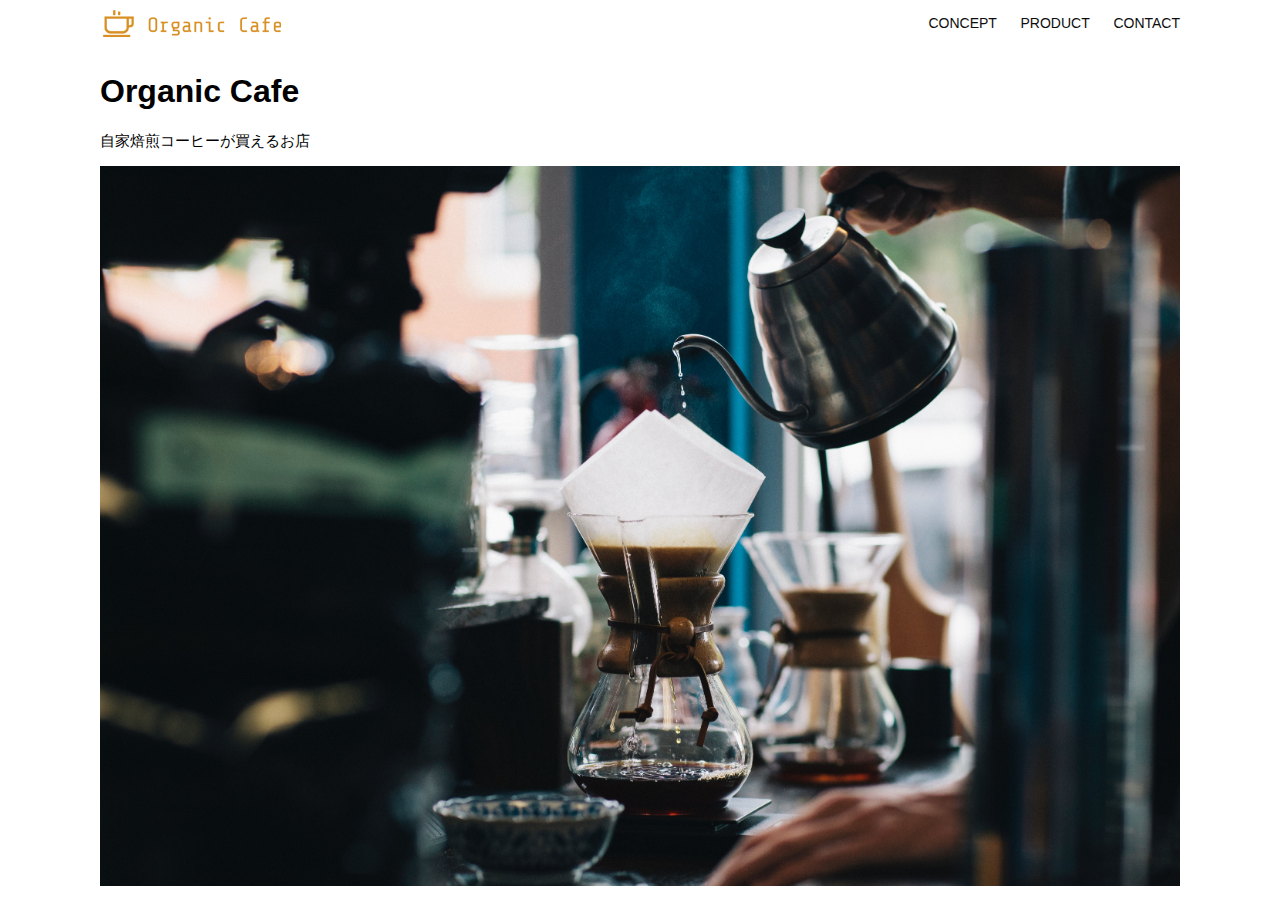
<file: html-css-kadai_013/index.html>
<!DOCTYPE html>
<html>
  <head>
    <title>Organic Cafe</title>
    <meta charset="UTF-8" />
    <meta name="description" content="自家焙煎のコーヒーがお家で楽しめるOrganic Cafe"/>
    <meta name="viewport" content="width=device-width, initial-scale=1.0" />
    <link rel="stylesheet" href="style.css" />
  </head>
  <body>
    <!-- ヘッダー -->
    <header>
      <!-- ロゴ -->
      <a href="index.html" id="logo"><img src="images/logo.png" alt="トップページに戻る"/></a>

      <!-- PC用ナビゲーション -->
      <nav id="nav-pc">
        <a href="index.html#concept">CONCEPT</a>
        <a href="index.html#product">PRODUCT</a>
        <a href="index.html#contact">CONTACT</a>
      </nav>

      <!-- スマホ用メニューボタン -->
      <img id="menu-sp" onclick="document.getElementById('nav-sp').style.display = 'block'" src="images/button-menu.png" alt="ナビゲーションを開く">

      <!-- スマホ用ナビゲーション -->
      <nav id="nav-sp">
        <img id="close" onclick="document.getElementById('nav-sp').style.display = 'none'" src="images/button-close.png" alt="ナビゲーションを閉じる">
        <ul>
          <li>
            <a id="logo-sp" href="index.html" onclick="document.getElementById('nav-sp').style.display = 'none'"><img src="images/logo-sp.png" alt="トップページに戻る"></a>
          </li>
          <li><a class="menu" href="index.html#concept" onclick="document.getElementById('nav-sp').style.display = 'none'">CONCEPT</a></li>
          <li><a class="menu" href="index.html#product" onclick="document.getElementById('nav-sp').style.display = 'none'">PRODUCT</a></li>
          <li><a class="menu" href="index.html#contact" onclick="document.getElementById('nav-sp').style.display = 'none'">CONTACT</a></li>
        </ul>
      </nav>
    </header>

    <main>
      <article>
        <!-- メインビジュアル -->
        <section id="main-visual">
          <div id="main-message">
            <h1>Organic Cafe</h1>
            <p>自家焙煎コーヒーが買えるお店</p>
          </div>
          <img src="images/main-image.jpg" alt="コーヒーをハンドドリップで淹れる画像"/>
        </section>
      </article>
    </main>
  </body>
</html>
</file>
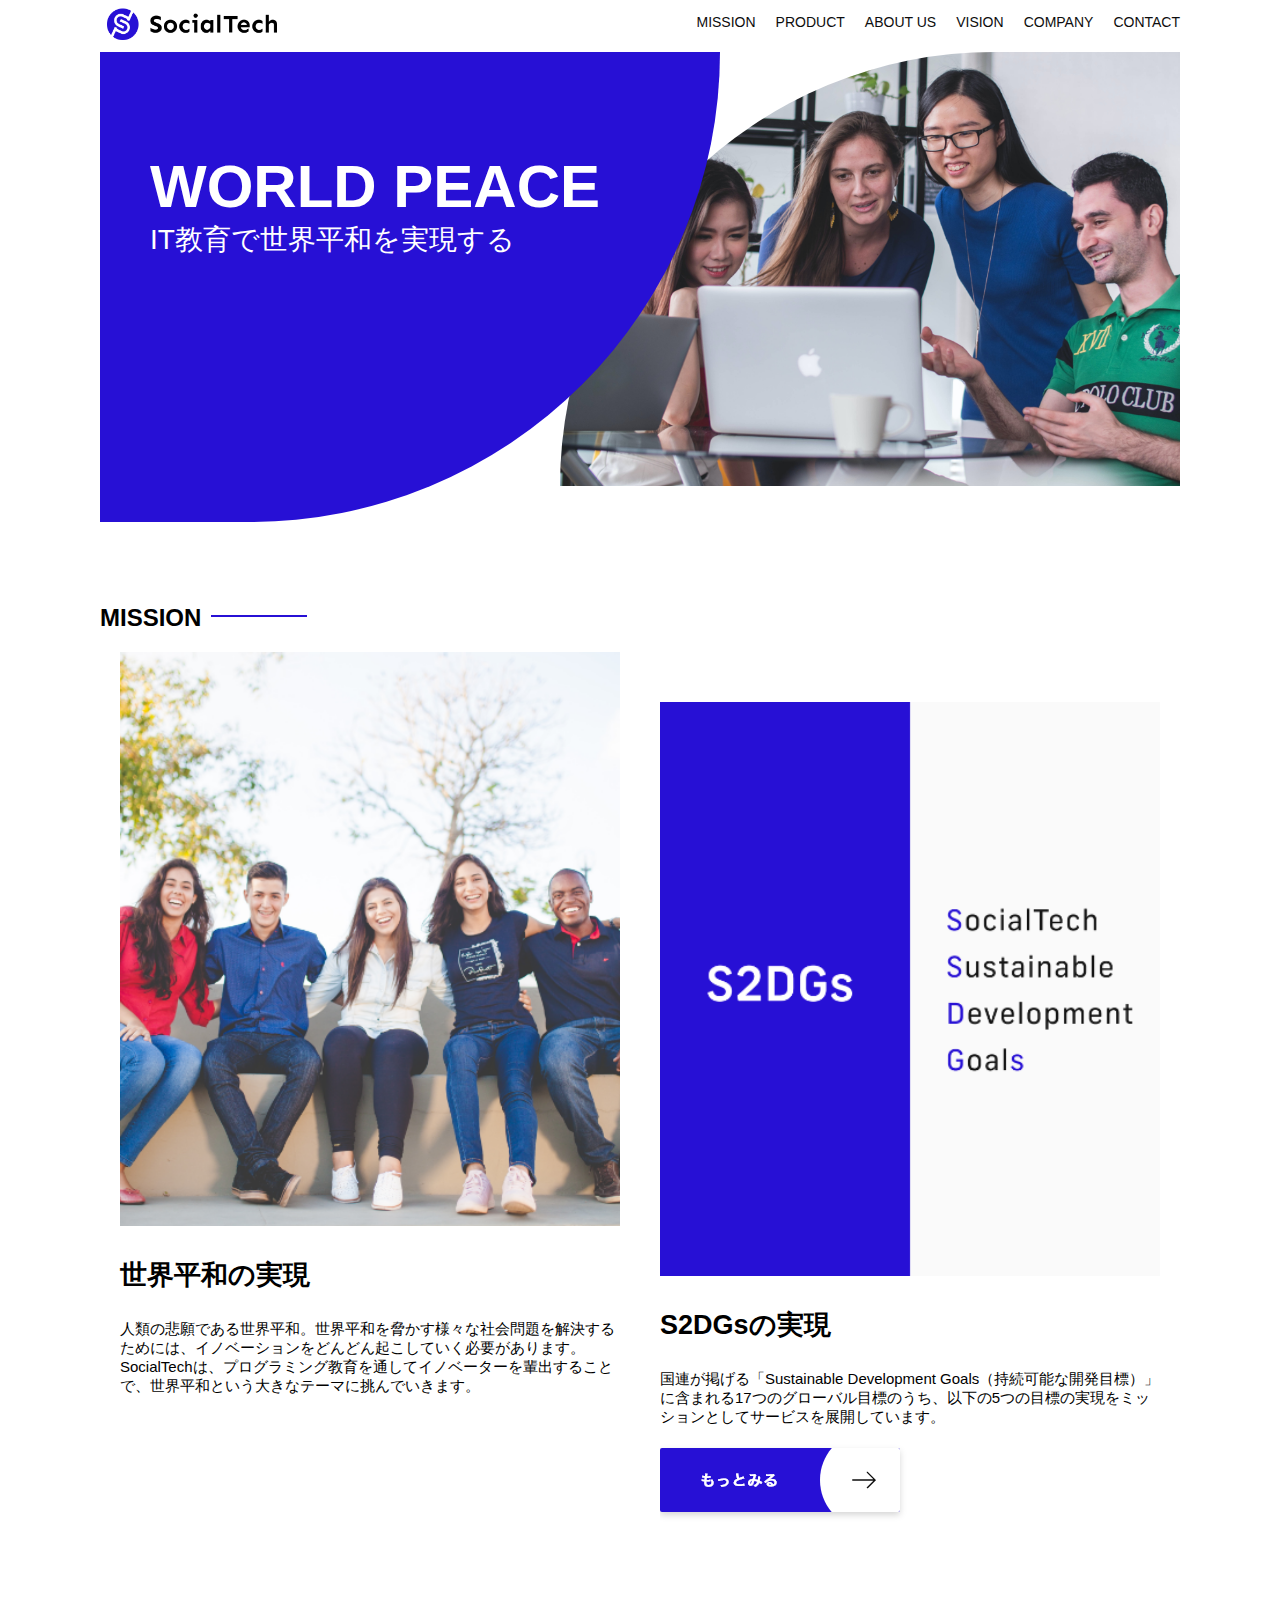
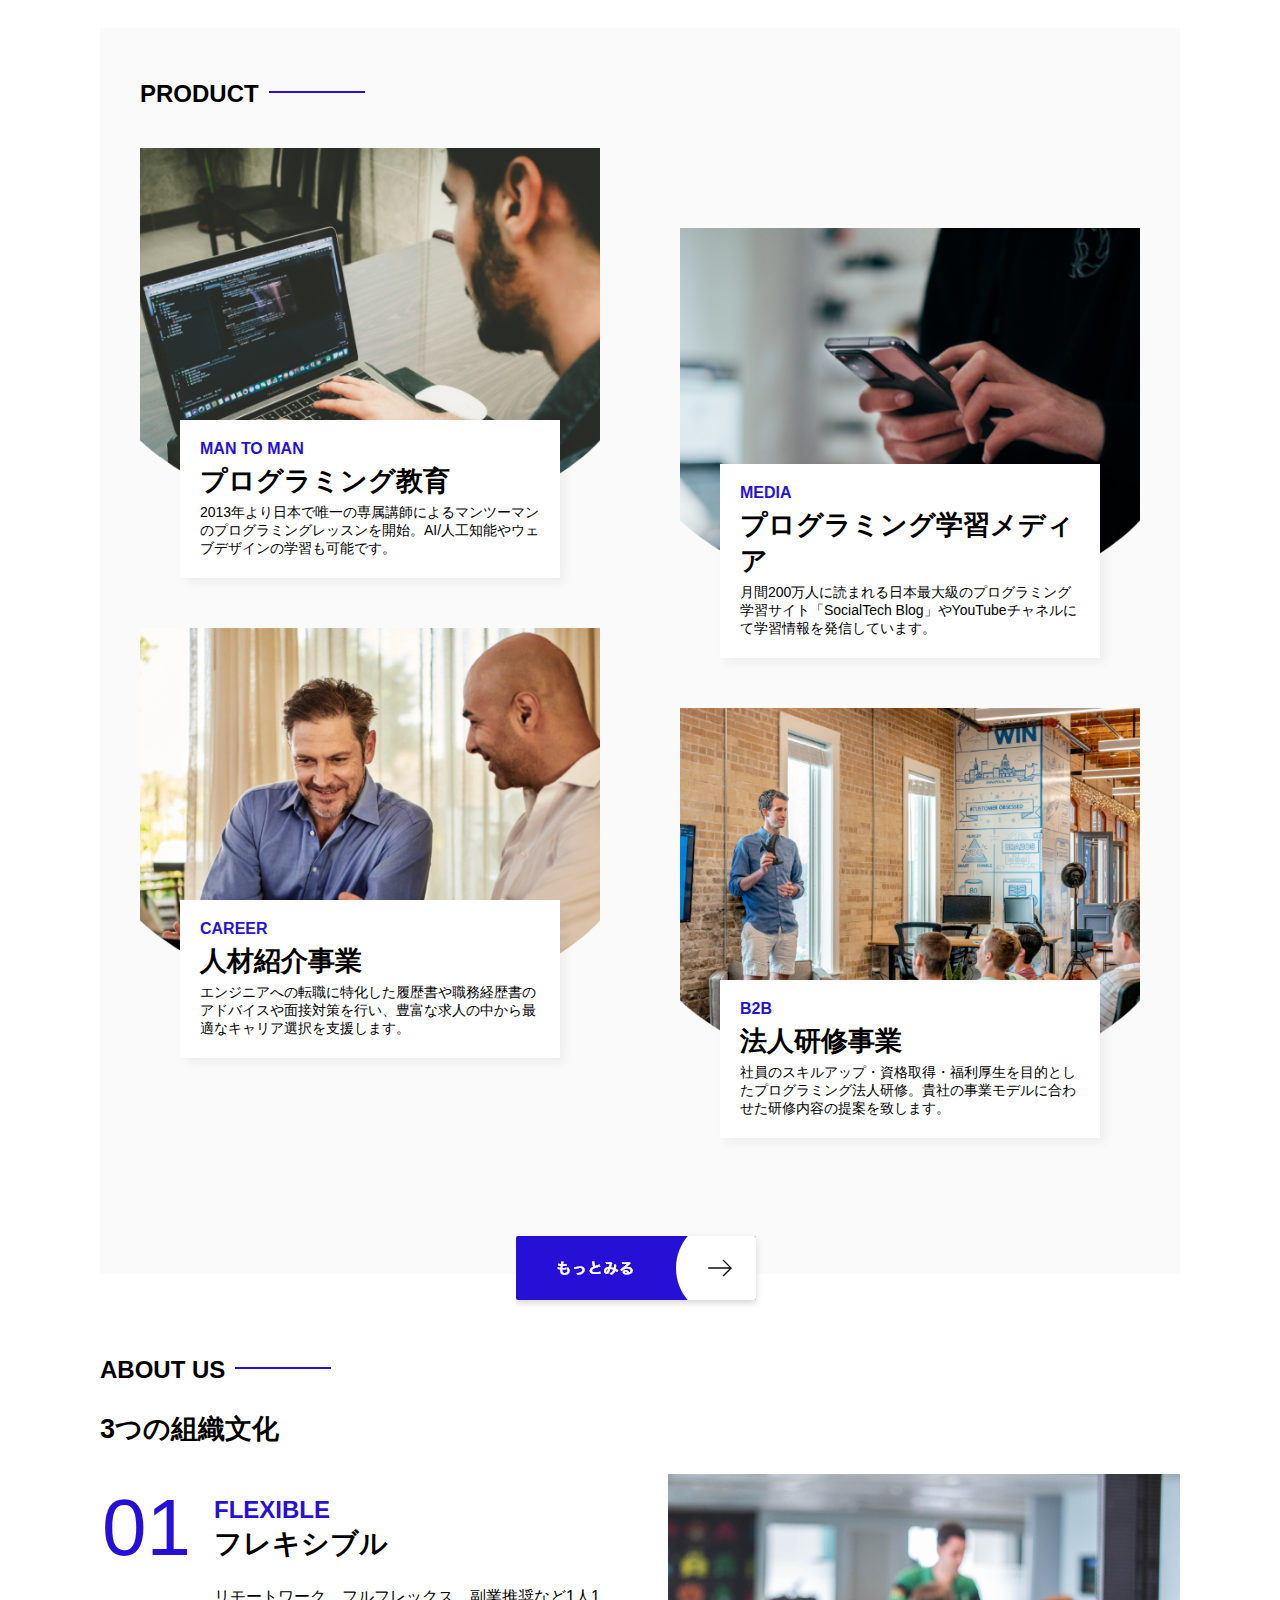
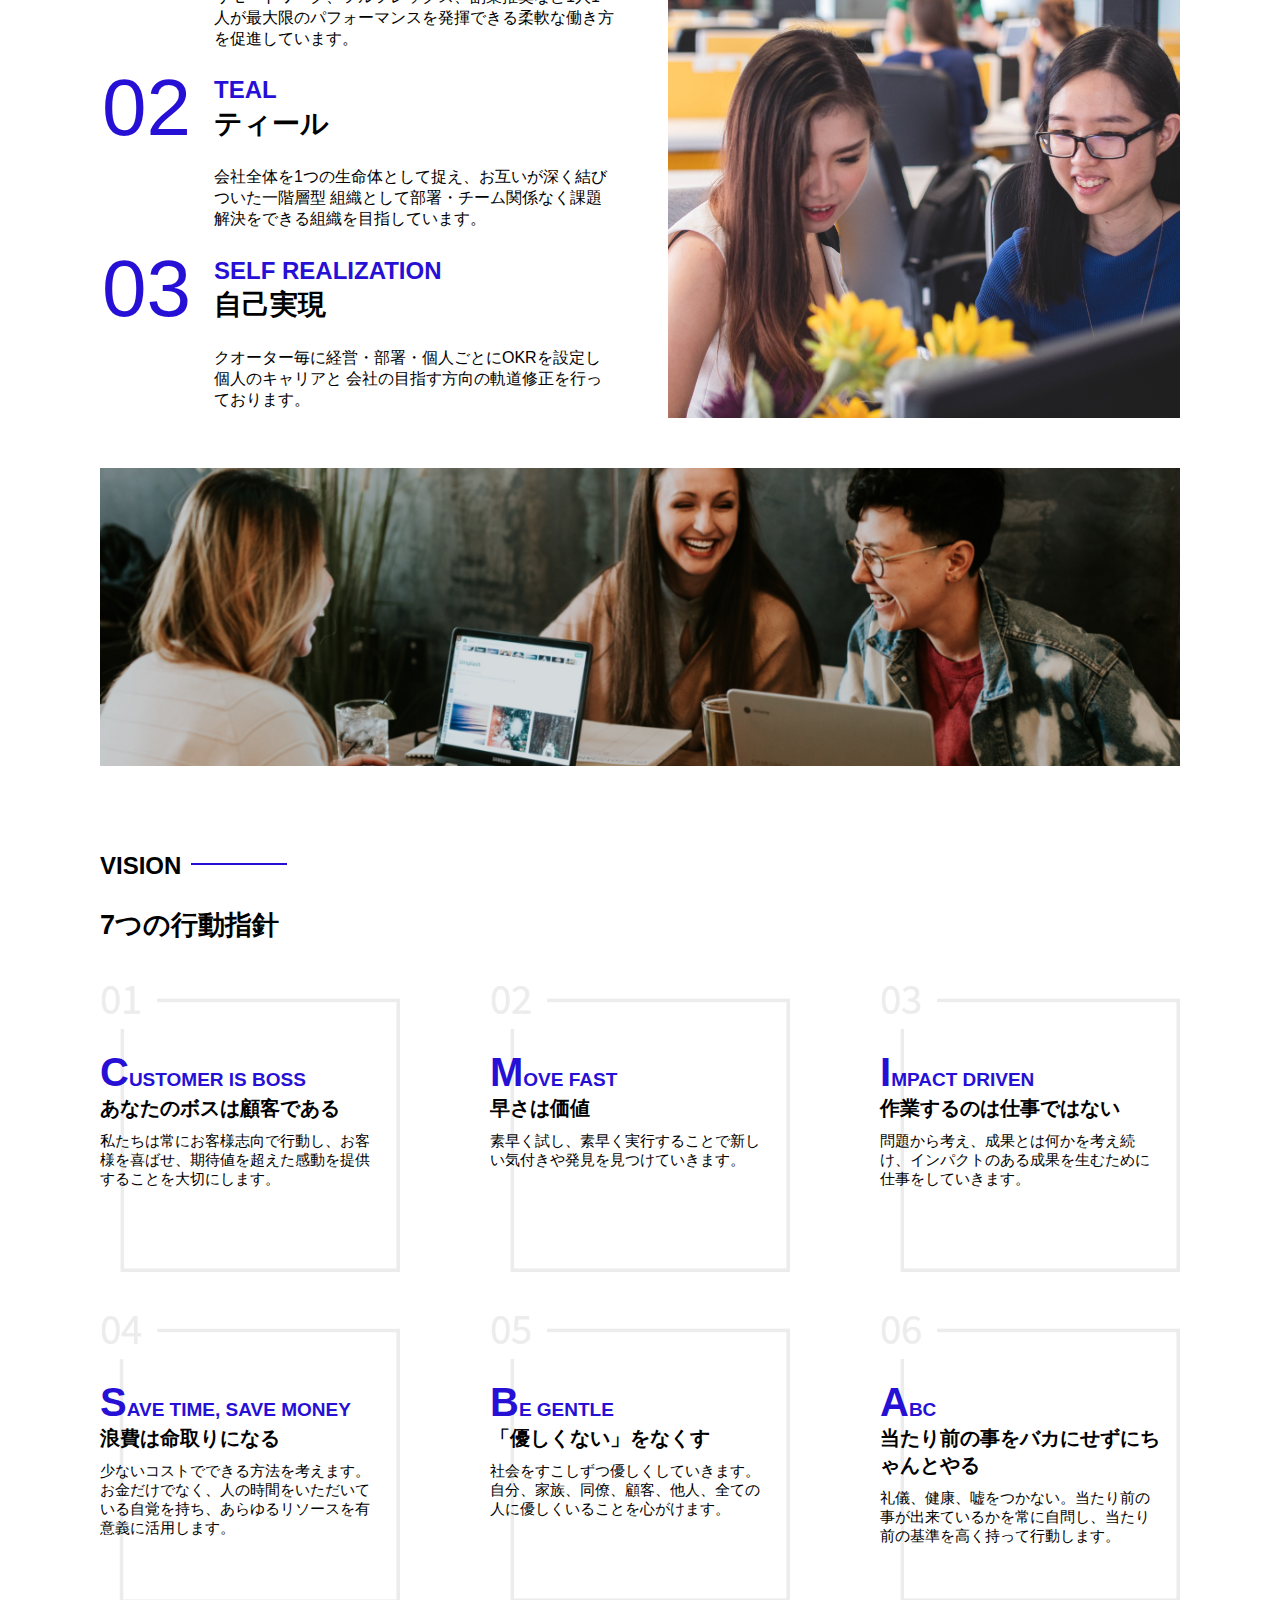
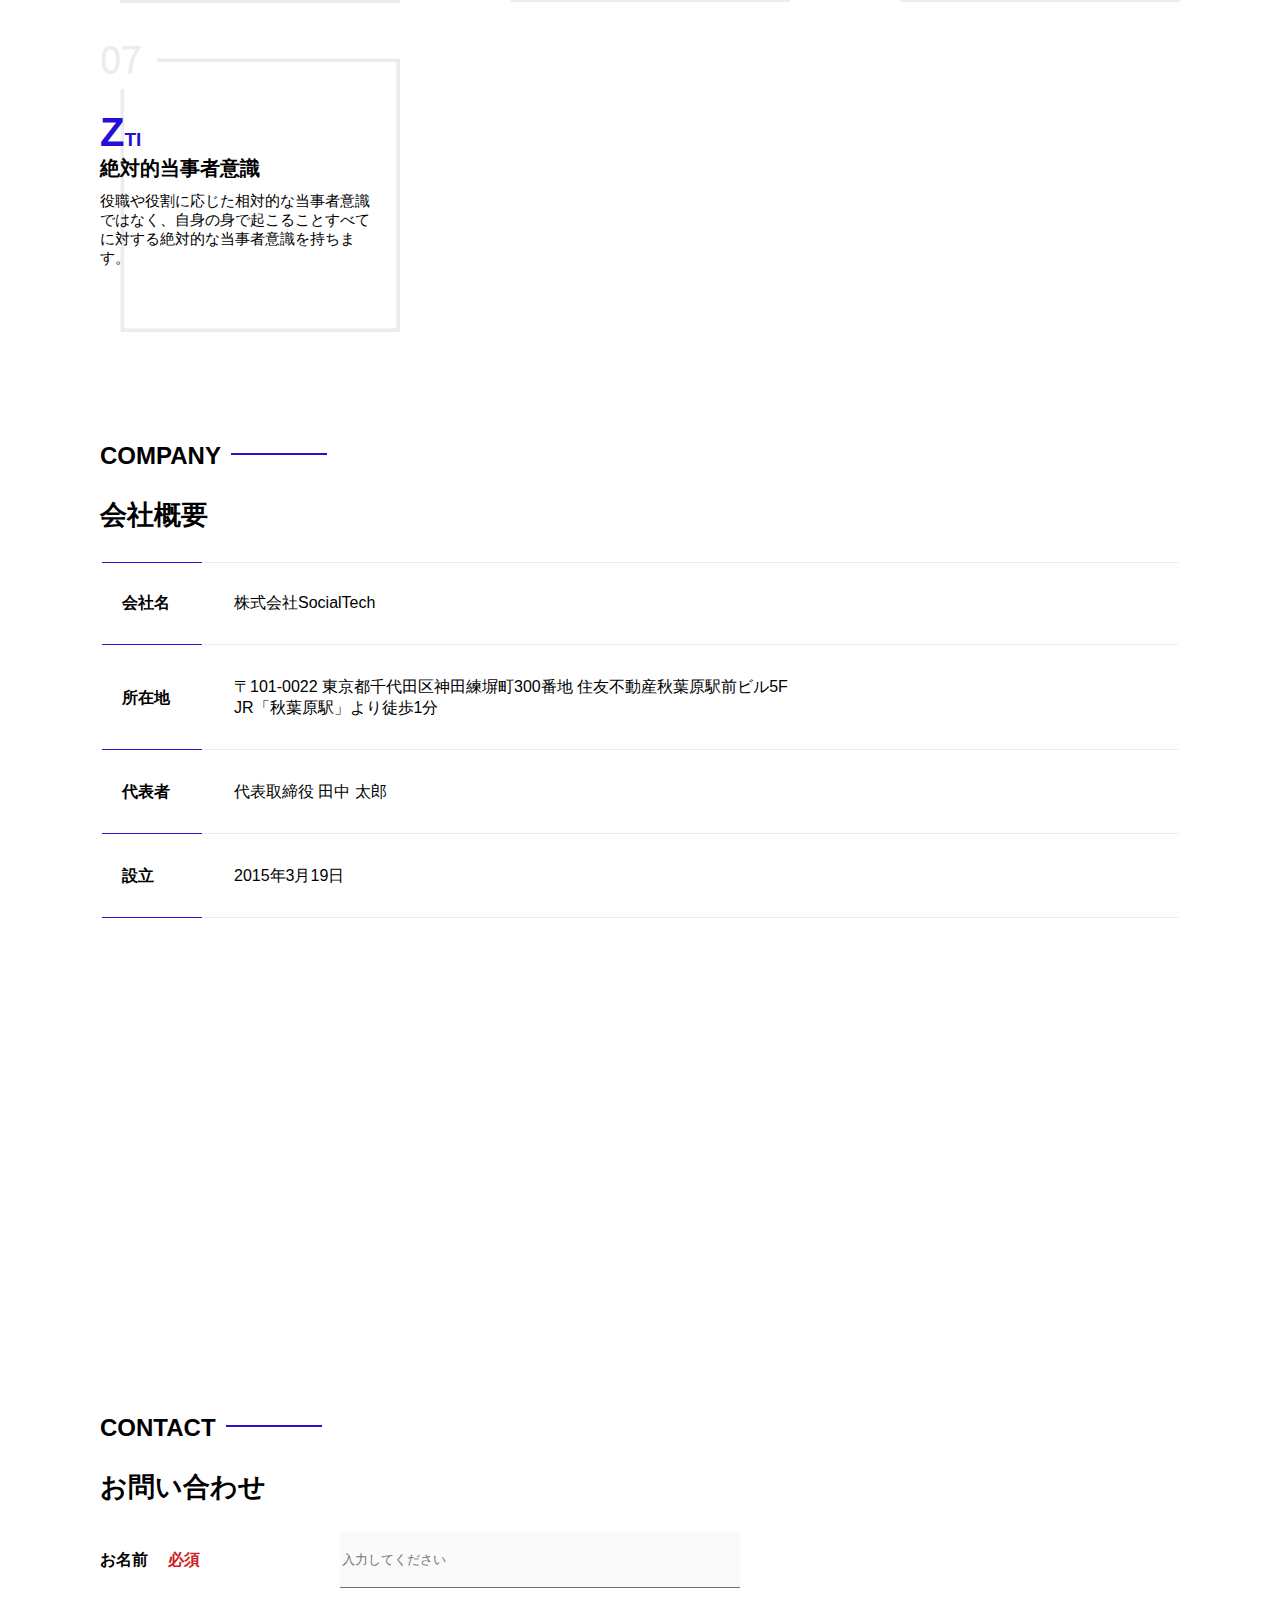
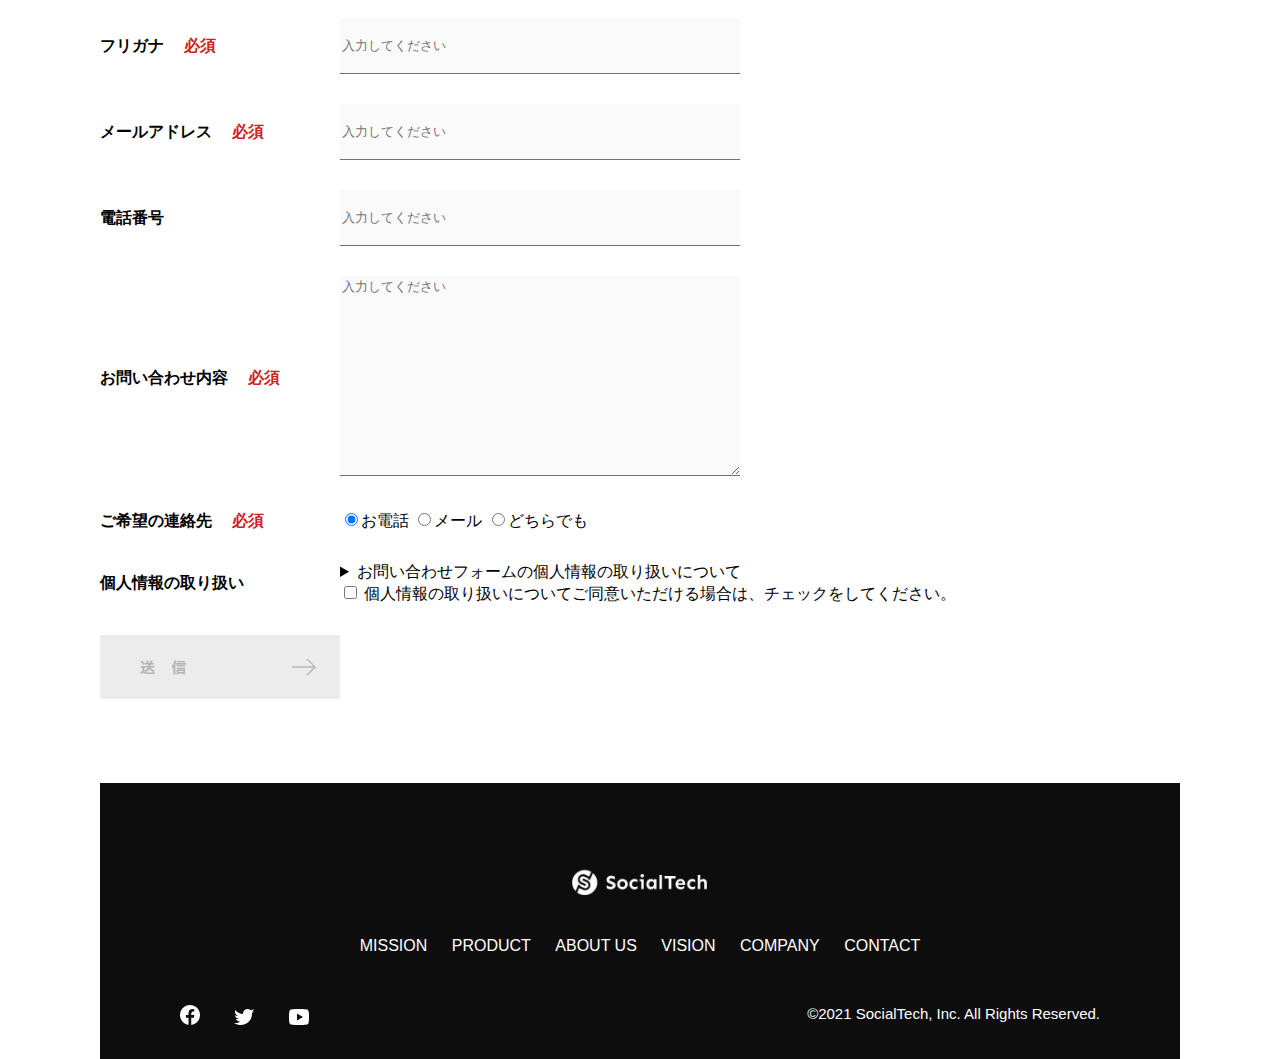
<file: kadai_tutorial_output/index.html>
<!DOCTYPE html>
<html>
  <head>
    <title>SocialTech</title>
    <meta charset="UTF-8">
    <meta name="description" content="SocialTechはEdTech業界のリーディングカンパニーを目指します。">
    <meta name="viewport" content="width=device-width, initial-scale=1.0">
    <link rel="stylesheet" href="style.css">
  </head>
  <body>
    <!-- ヘッダー -->
    <header>
      <!-- ロゴ -->
      <a href="index.html" id="logo">
        <img src="images/logo.png" alt="トップページに戻る">
      </a>

      <!-- PC用ナビゲーション -->
      <nav id="nav-pc">
        <ul>
          <li><a href="mission.html">MISSION</a></li>
          <li><a href="product.html">PRODUCT</a></li>
          <li><a href="index.html#aboutus">ABOUT US</a></li>
          <li><a href="index.html#vision">VISION</a></li>
          <li><a href="index.html#company">COMPANY</a></li>
          <li><a href="index.html#contact">CONTACT</a></li>
        </ul>
      </nav>

      <!-- スマホ用メニューボタン -->
      <button id="menu-sp" onclick="document.getElementById('nav-sp').style.display = 'block'">
        <img src="images/button-menu.png" alt="ナビゲーションを開く">
      </button>

      <!-- スマホ用ナビゲーション -->
      <div id="nav-sp">
        <button id="close" onclick="document.getElementById('nav-sp').style.display = 'none'">
          <img src="images/button-close.png" alt="ナビゲーションを閉じる">
        </button>

        <nav>
          <ul>
            <li>
              <a id="logo-sp" href="index.html" onclick="document.getElementById('nav-sp').style.display = 'none'"><img src="images/logo-sp.png" alt="トップページに戻る"></a>
            </li>
            <li><a class="menu" href="mission.html" onclick="document.getElementById('nav-sp').style.display = 'none'">MISSION</a></li>
            <li><a class="menu" href="product.html" onclick="document.getElementById('nav-sp').style.display = 'none'">PRODUCT</a></li>
            <li><a class="menu" href="index.html#aboutus" onclick="document.getElementById('nav-sp').style.display = 'none'">ABOUT US</a></li>
            <li><a class="menu" href="index.html#vision" onclick="document.getElementById('nav-sp').style.display = 'none'">VISION</a></li>
            <li><a class="menu" href="index.html#company" onclick="document.getElementById('nav-sp').style.display = 'none'">COMPANY</a></li>
            <li><a class="menu" href="index.html#contact" onclick="document.getElementById('nav-sp').style.display = 'none'">CONTACT</a></li>
          </ul>
        </nav>
        <div id="sns">
          <a href="https://www.facebook.com/sejuku2013">
            <img src="images/button-facebook.png" alt="Facebookのリンク">
          </a>
          <a href="https://twitter.com/samuraijuku">
            <img src="images/button-twitter.png" alt="Twitterのリンク">
          </a>
          <a href="https://www.youtube.com/channel/UCCFOQO5aDK0xXam4cUQXT8g">
            <img src="images/button-youtube.png" alt="YouTubeのリンク">
          </a>
        </div>
      </div>
    </header>

    <main>
      <article>
        <!-- メインビジュアル -->
        <section id="main-visual">
          <div id="main-message">
            <h1>WORLD PEACE</h1>
            <p>IT教育で世界平和を実現する</p>
          </div>
          <img src="images/index/index-main.png" alt="PCの周りに集まる多国籍の仲間たち">
        </section>

        <!-- ミッション -->
        <section id="mission">
          <h2 class="index-h2">MISSION</h2>
          <div id="mission-flex">
            
            <div>
              <img id="mission-photo" src="images/index/index-mission.png" alt="屋外のベンチで写真を撮影する多国籍の仲間たち">
              <h3>世界平和の実現</h3>
              <p>
                人類の悲願である世界平和。世界平和を脅かす様々な社会問題を解決するためには、イノベーションをどんどん起こしていく必要があります。SocialTechは、プログラミング教育を通してイノベーターを輩出することで、世界平和という大きなテーマに挑んでいきます。
              </p>
            </div>
            
            <div>
              <img id="s2dgs" src="images/index/s2dgs.png" alt="S2DGs">
              <h3>S2DGsの実現</h3>
              <p>国連が掲げる「Sustainable Development Goals（持続可能な開発目標）」に含まれる17つのグローバル目標のうち、以下の5つの目標の実現をミッションとしてサービスを展開しています。</p>
              <a href="mission.html">
                <img src="images/button-more.png" alt="もっとみる">
              </a>
            </div>
          </div>
        </section>

        <!-- プロダクト -->
        <section id="product">
          <h2 class="index-h2">PRODUCT</h2>
          
          <div class="product-flex">
            
            <div id="product-left">
              <div>
                <img class="product-photo" src="images/index/index-mantoman.png" alt="PCでコードを書く男性">
                <div class="product-explain">
                  <span>MAN TO MAN</span>
                  <h3>プログラミング教育</h3>
                  <p>2013年より日本で唯一の専属講師によるマンツーマンのプログラミングレッスンを開始。AI/人工知能やウェブデザインの学習も可能です。</p>
                </div>
              </div>
              
              <div>
                <img class="product-photo" src="images/index/index-career.png" alt="笑顔で話し合う2人の男性">
                <div class="product-explain">
                  <span>CAREER</span>
                  <h3>人材紹介事業</h3>
                  <p>エンジニアへの転職に特化した履歴書や職務経歴書のアドバイスや面接対策を行い、豊富な求人の中から最適なキャリア選択を支援します。</p>
                </div>
              </div>
            </div>
            
            <div id="product-right">
              <div>
                <img class="product-photo" src="images/index/index-media.png" alt="スマートフォンを操作する人">
                <div class="product-explain">
                  <span>MEDIA</span>
                  <h3>プログラミング学習メディア</h3>
                  <p>月間200万人に読まれる日本最大級のプログラミング学習サイト「SocialTech Blog」やYouTubeチャネルにて学習情報を発信しています。</p>
                </div>
              </div>
              
              <div>
                <img class="product-photo" src="images/index/index-b2b.png" alt="講演中の男性とそれを聴く人々">
                <div class="product-explain">
                  <span>B2B</span>
                  <h3>法人研修事業</h3>
                  <p>社員のスキルアップ・資格取得・福利厚生を目的としたプログラミング法人研修。貴社の事業モデルに合わせた研修内容の提案を致します。</p>
                </div>
              </div>
            </div>
          
          </div>
          
          <div id="product-more">
            <a href="product.html">
              <img src="images/button-more.png" alt="もっとみる">
            </a>
          </div>
        </section>

        <!-- ABOUT US -->
        <section id="aboutus">
          <h2 class="index-h2">ABOUT US</h2>
          <h3>3つの組織文化</h3>
          <div>
            <table class="culture-table">
              <tr>
                <td class="culture-num">01</td>
                <th><span class="culture-en">FLEXIBLE</span><br>フレキシブル</th>
              </tr>
              <tr>
                <td>
                  <!--空のセル-->
                </td>
                <td class="culture-description">リモートワーク、フルフレックス、副業推奨など1人1人が最大限のパフォーマンスを発揮できる柔軟な働き方を促進しています。</td>
              </tr>
              
              <tr>
                <td class="culture-num">02</td>
                <th><span class="culture-en">TEAL</span><br>ティール</th>
              </tr>
              <tr>
                <td>
                  <!--空のセル-->
                </td>
                <td class="culture-description">会社全体を1つの生命体として捉え、お互いが深く結びついた一階層型 組織として部署・チーム関係なく課題解決をできる組織を目指しています。</td>
              </tr>
              
              <tr>
                <td class="culture-num">03</td>
                <th><span class="culture-en">SELF REALIZATION</span><br>自己実現</th>
              </tr>
              <tr>
                <td>
                  <!--空のセル-->
                </td>
                <td class="culture-description">クオーター毎に経営・部署・個人ごとにOKRを設定し個人のキャリアと 会社の目指す方向の軌道修正を行っております。</td>
              </tr>
            </table>
            <img class="culture-img" src="images/index/index-aboutus1.png" alt="笑顔で話し合う2人の女性">
          </div>
          <img class="culture-img2" src="images/index/index-aboutus2.png" alt="笑顔で話し合う3人の男女">
        </section>

        <!-- VISION -->
        <section id="vision">
          <h2 class="index-h2">VISION</h2>
          <h3>7つの行動指針</h3>
          
          <div>
            
            <div class="vision-box">
              <img src="images/index/vision-01.png" alt="01">
              <div>
                <h4>CUSTOMER IS BOSS</h4>
                <h5>あなたのボスは顧客である</h5>
                <p>私たちは常にお客様志向で行動し、お客様を喜ばせ、期待値を超えた感動を提供することを大切にします。</p>
              </div>
            </div>
            
            <div class="vision-box">
              <img src="images/index/vision-02.png" alt="02">
              <div>
                <h4>MOVE FAST</h4>
                <h5>早さは価値</h5>
                <p>素早く試し、素早く実行することで新しい気付きや発見を見つけていきます。</p>
              </div>
            </div>
            
            <div class="vision-box">
              <img src="images/index/vision-03.png" alt="03">
              <div>
                <h4>IMPACT DRIVEN</h4>
                <h5>作業するのは仕事ではない</h5>
                <p>問題から考え、成果とは何かを考え続け、インパクトのある成果を生むために仕事をしていきます。</p>
              </div>
            </div>
            
            <div class="vision-box">
              <img src="images/index/vision-04.png" alt="04">
              <div>
                <h4>SAVE TIME, SAVE MONEY</h4>
                <h5>浪費は命取りになる</h5>
                <p>少ないコストでできる方法を考えます。お金だけでなく、人の時間をいただいている自覚を持ち、あらゆるリソースを有意義に活用します。</p>
              </div>
            </div>
            
            <div class="vision-box">
              <img src="images/index/vision-05.png" alt="05">
              <div>
                <h4>BE GENTLE</h4>
                <h5>「優しくない」をなくす</h5>
                <p>社会をすこしずつ優しくしていきます。自分、家族、同僚、顧客、他人、全ての人に優しくいることを心がけます。</p>
              </div>
            </div>
            
            <div class="vision-box">
              <img src="images/index/vision-06.png" alt="06">
              <div>
                <h4>ABC</h4>
                <h5>当たり前の事をバカにせずにちゃんとやる</h5>
                <p>礼儀、健康、嘘をつかない。当たり前の事が出来ているかを常に自問し、当たり前の基準を高く持って行動します。</p>
              </div>
            </div>
            
            <div class="vision-box">
              <img src="images/index/vision-07.png" alt="07">
              <div>
                <h4>ZTI</h4>
                <h5>絶対的当事者意識</h5>
                <p>役職や役割に応じた相対的な当事者意識ではなく、自身の身で起こることすべてに対する絶対的な当事者意識を持ちます。</p>
              </div>
            </div>
          
          </div>
        
        </section>

        <!-- COMPANY -->
        <section id="company">
          <h2 class="index-h2">COMPANY</h2>
          <h3>会社概要</h3>
          <table id="company-table">
            <tr>
              <th class="tableheader tableheader-first">会社名</th>
              <td class="cell cell-first">株式会社SocialTech</td>
            </tr>
            <tr>
              <th class="tableheader">所在地</th>
              <td class="cell">〒101-0022 東京都千代田区神田練塀町300番地 住友不動産秋葉原駅前ビル5F<br>JR「秋葉原駅」より徒歩1分</td>
            </tr>
            <tr>
              <th class="tableheader">代表者</th>
              <td class="cell">代表取締役 田中 太郎</td>
            </tr>
            <tr>
              <th class="tableheader">設立</th>
              <td class="cell">2015年3月19日</td>
            </tr>
          </table>

          <iframe 
          src="https://www.google.com/maps/embed?pb=!1m18!1m12!1m3!1d3240.068855133681!2d139.77207767578852!3d35.69992317258122!2m3!1f0!2f0!3f0!3m2!1i1024!2i768!4f13.1!3m3!1m2!1s0x60188fee13660e23%3A0x77137876edf742ac!2z5L2P5Y-L5LiN5YuV55Sj56eL6JGJ5Y6f6aeF5YmN44OT44Or!5e0!3m2!1sja!2sjp!4v1726709668866!5m2!1sja!2sjp" 
          style="border:0;" allowfullscreen="" loading="lazy">
          </iframe>
        
        </section>

        <!-- お問い合わせフォーム -->
        <section id="contact">
          <h2 class="index-h2">CONTACT</h2>
          <h3>お問い合わせ</h3>
          <form>
            <div>
              <div class="contact-heading">
                <label class="contact-label">お名前<span class="contact-span">必須</span></label>
              </div>
              <div>
                <input type="text" name="name" placeholder="入力してください" class="contact-textbox">
              </div>
            </div>
            
            <div>
              <div class="contact-heading">
                <label class="contact-label">フリガナ<span class="contact-span">必須</span></label>
              </div>
              <div>
                <input type="text" name="hurigana" placeholder="入力してください" class="contact-textbox">
              </div>
            </div>

            <div>
              <div class="contact-heading">
                <label class="contact-label">メールアドレス<span class="contact-span">必須</span></label>
              </div>
              <div>
                <input type="text" name="email" placeholder="入力してください" class="contact-textbox">
              </div>
            </div>

            <div>
              <div class="contact-heading">
                <label class="contact-label">電話番号</label>
              </div>
              <div>
                <input type="text" name="tel" placeholder="入力してください" class="contact-textbox">
              </div>
            </div>

            <div>
              <div class="contact-heading">
                <label class="contact-label">お問い合わせ内容<span class="contact-span">必須</span></label>
              </div>
              <div>
                <textarea class="contact-textarea" placeholder="入力してください" name="message"></textarea>
              </div>
            </div>

            <div>
              <div class="contact-heading">
                <label class="contact-label">ご希望の連絡先<span class="contact-span">必須</span></label>
              </div>
              <div>
                <input class="radiobutton" type="radio" value="tel" name="contact" checked><label>お電話</label>
                <input class="radiobutton" type="radio" value="mail" name="contact"><label>メール</label>
                <input class="radiobutton" type="radio" value="both" name="contact"><label>どちらでも</label>
              </div>
            </div>

            <div>
              <div class="contact-heading">
                <label class="contact-label">個人情報の取り扱い</label>
              </div>

              <div>
                <details>
                  <summary>お問い合わせフォームの個人情報の取り扱いについて</summary>

                  <div>
                    <dl>
                      <dt>１．組織の名称又は氏名</dt>
                      <dd>株式会社SocialTech</dd>
                      <dt>２．個人情報保護管理者（若しくはその代理人）の氏名又は職名、所属及び連絡先</dt>
                      <dd>
                        <p>鈴木 一郎 コーポレート部</p>
                        <p>メールアドレス：samurai@example.com</p>
                        <p>TEL：03-1234-5678</p>
                      </dd>
                      <dt>３．個人情報の利用目的</dt>
                      <dd>
                        <ul>
                          <li>本サービス及び本サービスに関連する情報の提供又はそれらに関する連絡のため</li>
                          <li>ユーザーの本人確認のため</li>
                          <li>当社サービスのご案内のため</li>
                          <li>当社の商品等の広告または宣伝（電子メールによるものを含むものとします。）</li>
                        </ul>
                      </dd>
                      <dt>４．個人情報の取り扱い業務の委託</dt>
                      <dd>個人情報の取扱業務の全部または一部を外部に業務委託する場合があります。その際、弊社は、個人情報を適切に保護できる管理体制を敷き実行していることを条件として委託先を厳選したうえで、機密保持契約を委託先と締結し、お客様の個人情報を厳密に管理させます。</dd>
                      <dt>５．個人情報の開示等の請求</dt>
                      <dd>
                        お客様は、弊社に対してご自身の個人情報の開示等（利用目的の通知、開示、内容の訂正・追加・削除、利用の停止または消去、第三者への提供の停止）に関して、当社問合わせ窓口に申し出ることができます。<br>
                        その際、弊社はお客様ご本人を確認させていただいたうえで、合理的な期間内に対応いたします。<br>
                        なお、個人情報に関する弊社問合わせ先は、次の通りです。
                      </dd>
                      <dd>
                        <p>株式会社SocialTech　個人情報問合せ窓口</p>
                        <p>〒150-0043　東京都千代田区神田練塀町300番地 住友不動産秋葉原駅前ビル5F</p>
                        <p>メールアドレス：samurai@example.com　TEL：03-1234-5678</p>
                      </dd>
                      <dt>６．個人情報を提供されることの任意性について</dt>
                      <dd>お客様がご自身の個人情報を弊社に提供されるか否かは、お客様のご判断によりますが、もしご提供されない場合には、適切なサービスが提供できない場合がありますので予めご了承ください。</dd>
                    </dl>
                  </div>

                </details>

                <input type="checkbox" name="agree">
                <span>個人情報の取り扱いについてご同意いただける場合は、チェックをしてください。</span>
              </div>
            </div>

            <input type="image" src="images/button-submit.png" alt="送信する">

          </form>

        </section>
      </article>
    </main>

    <footer>
      <div id="footer-logo">
        <img src="images/logo-sp.png" alt="SocialTech">
      </div>
      <div id="footer-link">
        <a href="mission.html">MISSION</a>
        <a href="product.html">PRODUCT</a>
        <a href="index.html#aboutus">ABOUT US</a>
        <a href="index.html#vision">VISION</a>
        <a href="index.html#company">COMPANY</a>
        <a href="index.html#contact">CONTACT</a>
      </div>

      <div id="sns-footer">
        <div class="sns-btns">
          <a href="https://www.facebook.com/sejuku2013"><img src="images/button-facebook.png" alt="Facebookのリンク"></a>
          <a href="https://twitter.com/samuraijuku"><img src="images/button-twitter.png" alt="Twitterのリンク"></a>
          <a href="https://www.youtube.com/channel/UCCFOQO5aDK0xXam4cUQXT8g"><img src="images/button-youtube.png" alt="YouTubeのリンク"></a>
        </div>
        <p id="copyright">&copy;2021 SocialTech, Inc. All Rights Reserved.</p>

      </div>
    </footer>

  </body>
</html>
</file>
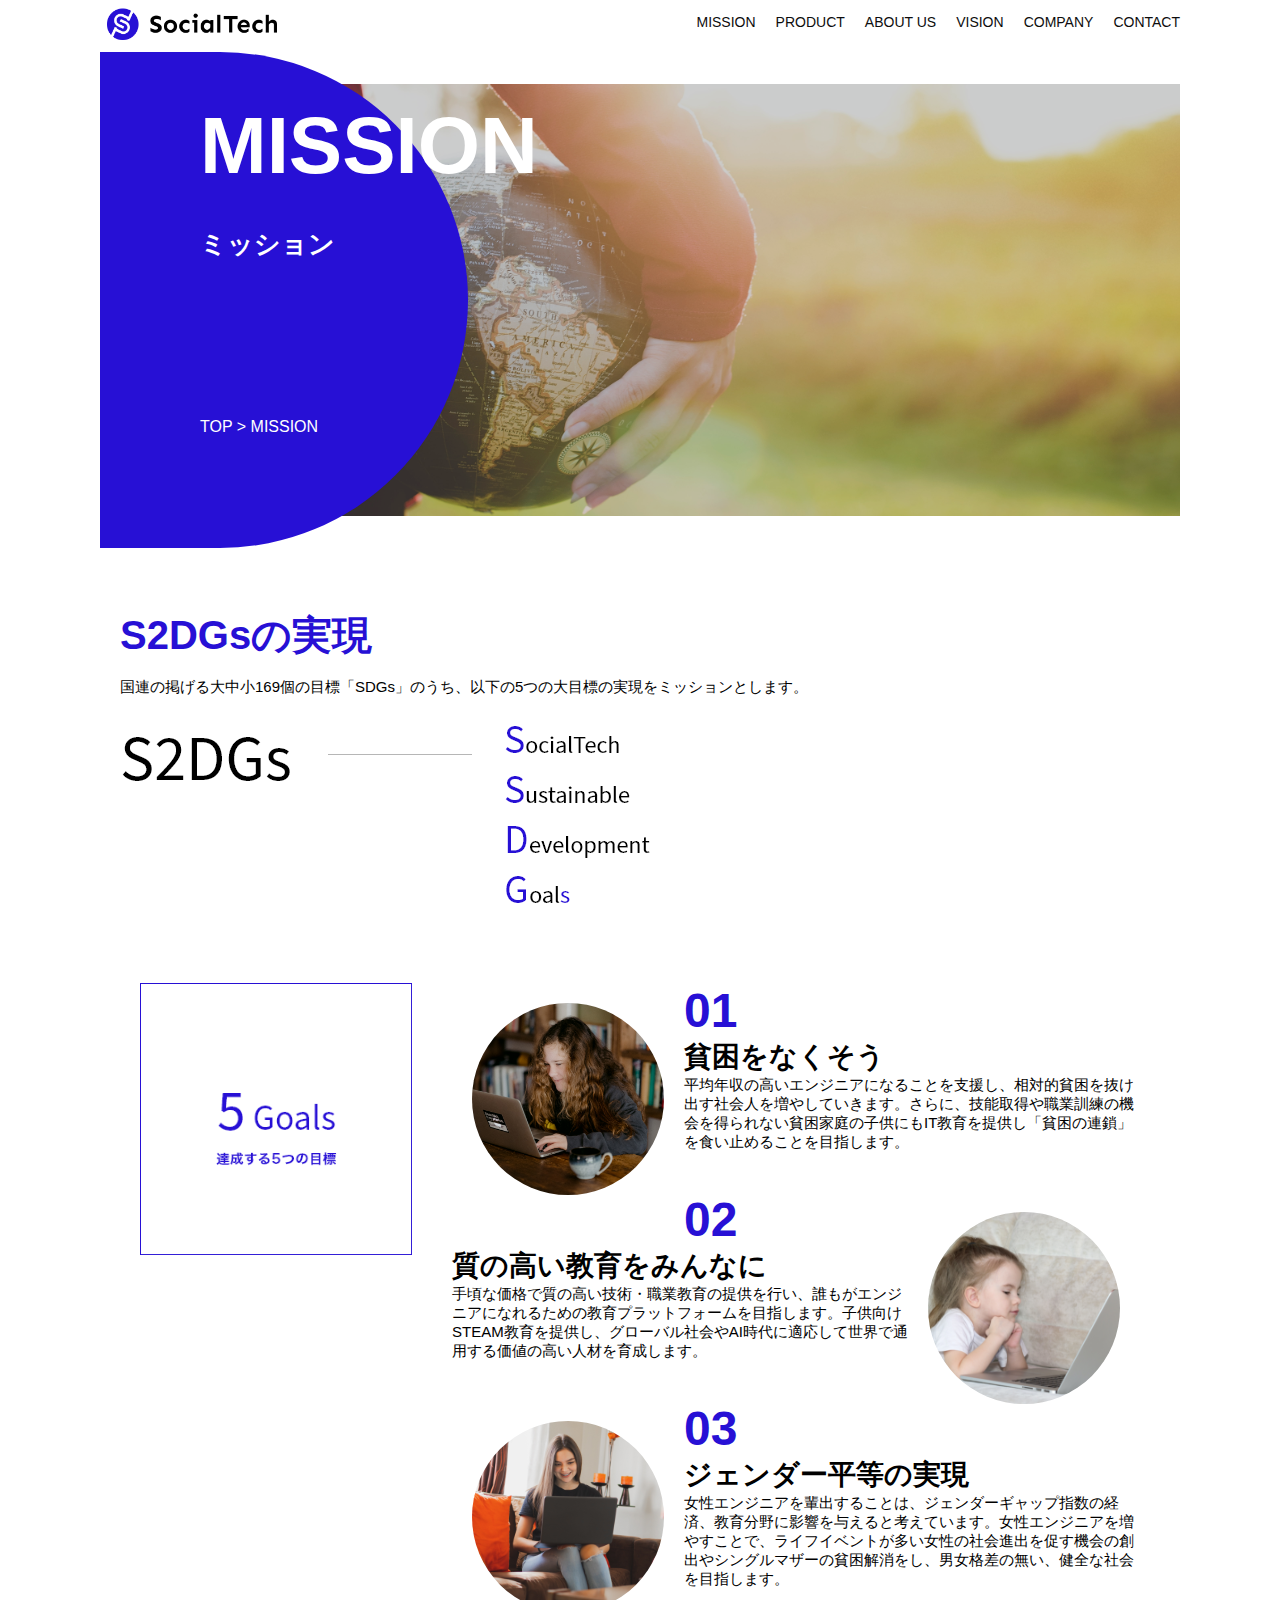
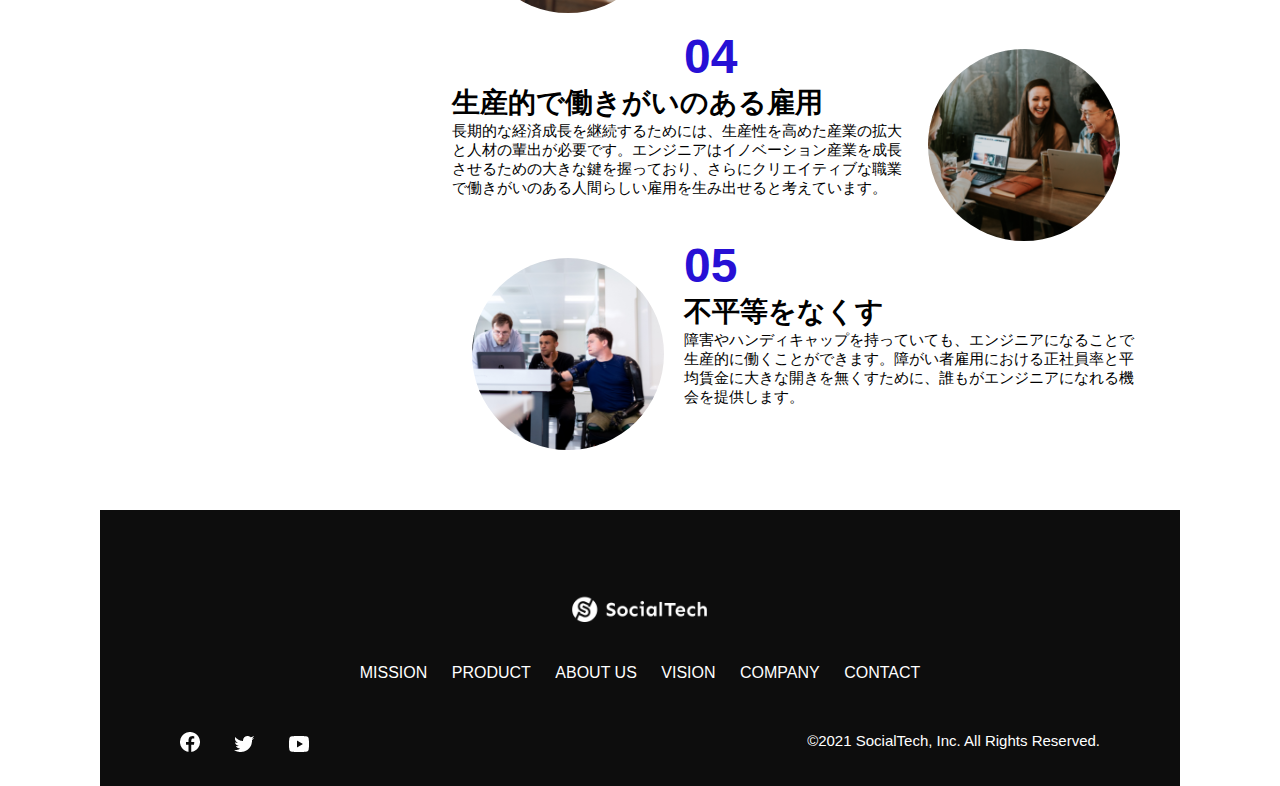
<file: kadai_tutorial_output/mission.html>
<!DOCTYPE html>
<html>
  <head>
    <title>SocialTech - MISSION ミッション -</title>
    <meta charset="UTF-8">
    <meta name="description" content="SocialTechが目指す5つの目標（S2DGs）を紹介します">
    <meta name="viewport" content="width=device-width, initial-scale=1.0">
    <link rel="stylesheet" href="style.css">
  </head>

  <body>
    <!-- ヘッダー -->
    <header>
      <!-- ロゴ -->
      <a href="index.html" id="logo">
        <img src="images/logo.png" alt="トップページに戻る">
      </a>

      <!-- PC用ナビゲーション -->
      <nav id="nav-pc">
        <ul>
          <li><a href="mission.html">MISSION</a></li>
          <li><a href="product.html">PRODUCT</a></li>
          <li><a href="index.html#aboutus">ABOUT US</a></li>
          <li><a href="index.html#vision">VISION</a></li>
          <li><a href="index.html#company">COMPANY</a></li>
          <li><a href="index.html#contact">CONTACT</a></li>
        </ul>
      </nav>

      <!-- スマホ用メニューボタン -->
      <button id="menu-sp" onclick="document.getElementById('nav-sp').style.display = 'block'">
        <img src="images/button-menu.png" alt="ナビゲーションを開く">
      </button>

      <!-- スマホ用ナビゲーション -->
      <div id="nav-sp">
        <button id="close" onclick="document.getElementById('nav-sp').style.display = 'none'">
          <img src="images/button-close.png" alt="ナビゲーションを閉じる">
        </button>

        <nav>
          <ul>
            <li>
              <a id="logo-sp" href="index.html" onclick="document.getElementById('nav-sp').style.display = 'none'"><img src="images/logo-sp.png" alt="トップページに戻る"></a>
            </li>
            <li><a class="menu" href="mission.html" onclick="document.getElementById('nav-sp').style.display = 'none'">MISSION</a></li>
            <li><a class="menu" href="product.html" onclick="document.getElementById('nav-sp').style.display = 'none'">PRODUCT</a></li>
            <li><a class="menu" href="index.html#aboutus" onclick="document.getElementById('nav-sp').style.display = 'none'">ABOUT US</a></li>
            <li><a class="menu" href="index.html#vision" onclick="document.getElementById('nav-sp').style.display = 'none'">VISION</a></li>
            <li><a class="menu" href="index.html#company" onclick="document.getElementById('nav-sp').style.display = 'none'">COMPANY</a></li>
            <li><a class="menu" href="index.html#contact" onclick="document.getElementById('nav-sp').style.display = 'none'">CONTACT</a></li>
          </ul>
        </nav>
        <div id="sns">
          <a href="https://www.facebook.com/sejuku2013">
            <img src="images/button-facebook.png" alt="Facebookのリンク">
          </a>
          <a href="https://twitter.com/samuraijuku">
            <img src="images/button-twitter.png" alt="Twitterのリンク">
          </a>
          <a href="https://www.youtube.com/channel/UCCFOQO5aDK0xXam4cUQXT8g">
            <img src="images/button-youtube.png" alt="YouTubeのリンク">
          </a>
        </div>
      </div>
    </header>

    <main>
      <article>
        <section id="mission-main">
          <div class="mission-main-inner">
            <div id="mission-title">
              <h1>MISSION<br><span>ミッション</span></h1>
              <p>TOP > MISSION</p>
            </div>
          </div>
        </section>

        <section id="mission-s2dgs">
          <h2 class="mission-h2">S2DGsの実現</h2>
          <p>国連の掲げる大中小169個の目標「SDGs」のうち、以下の5つの大目標の実現をミッションとします。</p>
          <img src="images/mission/mission-s2dgs.png" alt="S2DGs">
        </section>

        <section id="mission-five-goals">
          <div class="five-goals-image">
            <img src="images/mission/mission-5goals.png" alt="5Goals">
          </div>
          <div class="five-goals-read">
            <div>
              <img class="fivegoals-image-left" src="images/mission/mission-5goals01.png" alt="PCを操作する女の子">
              <span class="fivegoals-number">01</span>
              <h3 class="fivegoals-h3">貧困をなくそう</h3>
              <p class="fivegoals-p">平均年収の高いエンジニアになることを支援し、相対的貧困を抜け出す社会人を増やしていきます。さらに、技能取得や職業訓練の機会を得られない貧困家庭の子供にもIT教育を提供し「貧困の連鎖」を食い止めることを目指します。</p>
            </div>

            <div>
              <img class="fivegoals-image-right" src="images/mission/mission-5goals02.png" alt="PCを見つめる小さい女の子">
              <span class="fivegoals-number">02</span>
              <h3 class="fivegoals-h3">質の高い教育をみんなに</h3>
              <p class="fivegoals-p">手頃な価格で質の高い技術・職業教育の提供を行い、誰もがエンジニアになれるための教育プラットフォームを目指します。子供向けSTEAM教育を提供し、グローバル社会やAI時代に適応して世界で通用する価値の高い人材を育成します。</p>
            </div>

            <div>
              <img class="fivegoals-image-left" src="images/mission/mission-5goals03.png" alt="PCを操作する女性">
              <span class="fivegoals-number">03</span>
              <h3 class="fivegoals-h3">ジェンダー平等の実現</h3>
              <p class="fivegoals-p">女性エンジニアを輩出することは、ジェンダーギャップ指数の経済、教育分野に影響を与えると考えています。女性エンジニアを増やすことで、ライフイベントが多い女性の社会進出を促す機会の創出やシングルマザーの貧困解消をし、男女格差の無い、健全な社会を目指します。</p>
            </div>

            <div>
              <img class="fivegoals-image-right" src="images/mission/mission-5goals04.png" alt="笑顔で話し合う3人の男女">
              <span class="fivegoals-number">04</span>
              <h3 class="fivegoals-h3">生産的で働きがいのある雇用</h3>
              <p class="fivegoals-p">長期的な経済成長を継続するためには、生産性を高めた産業の拡大と人材の輩出が必要です。エンジニアはイノベーション産業を成長させるための大きな鍵を握っており、さらにクリエイティブな職業で働きがいのある人間らしい雇用を生み出せると考えています。</p>
            </div>

            <div>
              <img class="fivegoals-image-left" src="images/mission/mission-5goals05.png" alt="障害を持つ男性が生き生きと働く様子">
              <span class="fivegoals-number">05</span>
              <h3 class="fivegoals-h3">不平等をなくす</h3>
              <p class="fivegoals-p">障害やハンディキャップを持っていても、エンジニアになることで生産的に働くことができます。障がい者雇用における正社員率と平均賃金に大きな開きを無くすために、誰もがエンジニアになれる機会を提供します。</p>
            </div>
          </div>
        </section>
      </article>
    </main>

    <footer>
      <div id="footer-logo">
        <img src="images/logo-sp.png" alt="SocialTech">
      </div>
      <div id="footer-link">
        <a href="mission.html">MISSION</a>
        <a href="product.html">PRODUCT</a>
        <a href="index.html#aboutus">ABOUT US</a>
        <a href="index.html#vision">VISION</a>
        <a href="index.html#company">COMPANY</a>
        <a href="index.html#contact">CONTACT</a>
      </div>

      <div id="sns-footer">
        <div class="sns-btns">
          <a href="https://www.facebook.com/sejuku2013"><img src="images/button-facebook.png" alt="Facebookのリンク"></a>
          <a href="https://twitter.com/samuraijuku"><img src="images/button-twitter.png" alt="Twitterのリンク"></a>
          <a href="https://www.youtube.com/channel/UCCFOQO5aDK0xXam4cUQXT8g"><img src="images/button-youtube.png" alt="YouTubeのリンク"></a>
        </div>
        <p id="copyright">&copy;2021 SocialTech, Inc. All Rights Reserved.</p>

      </div>
    </footer>

  </body>
</html>
</file>
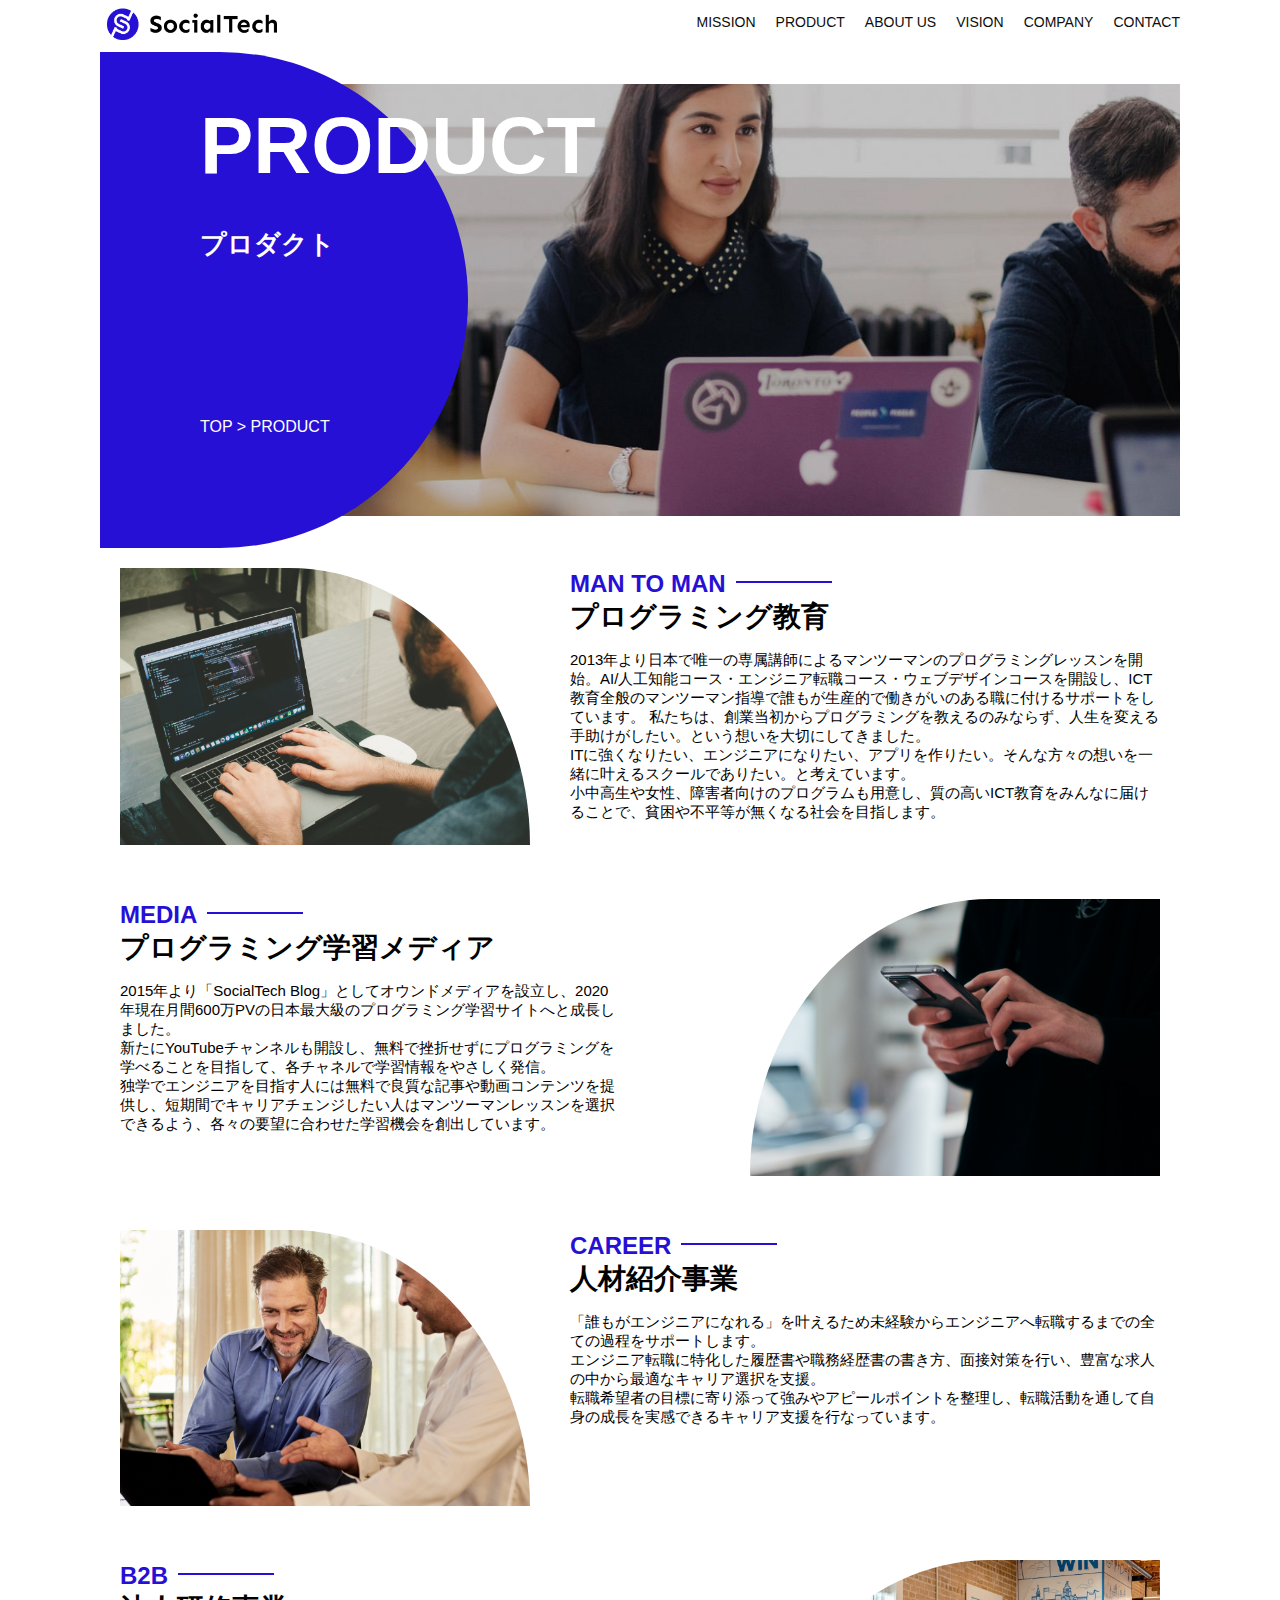
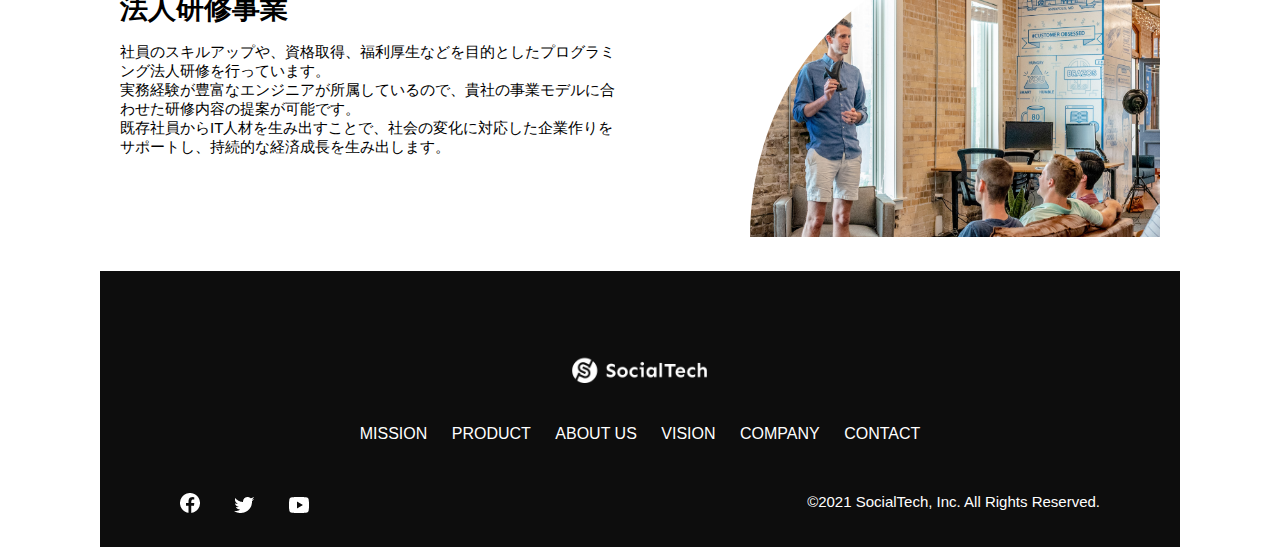
<file: kadai_tutorial_output/product.html>
<!DOCTYPE html>
<html>
  <head>
    <title>SocialTech -PRODUCT プロダクト-</title>
    <meta charset="UTF-8">
    <meta name="description" content="SocialTechの4つのプロダクトを紹介します">
    <meta name="viewport" content="width=device-width, initial-scale=1.0">
    <link rel="stylesheet" href="style.css">
  </head>
  
  <body>
    <!-- ヘッダー -->
    <header>
      <!-- ロゴ -->
      <a href="index.html" id="logo">
        <img src="images/logo.png" alt="トップページに戻る">
      </a>

      <!-- PC用ナビゲーション -->
      <nav id="nav-pc">
        <ul>
          <li><a href="mission.html">MISSION</a></li>
          <li><a href="product.html">PRODUCT</a></li>
          <li><a href="index.html#aboutus">ABOUT US</a></li>
          <li><a href="index.html#vision">VISION</a></li>
          <li><a href="index.html#company">COMPANY</a></li>
          <li><a href="index.html#contact">CONTACT</a></li>
        </ul>
      </nav>

      <!-- スマホ用メニューボタン -->
      <button id="menu-sp" onclick="document.getElementById('nav-sp').style.display = 'block'">
        <img src="images/button-menu.png" alt="ナビゲーションを開く">
      </button>

      <!-- スマホ用ナビゲーション -->
      <div id="nav-sp">
        <button id="close" onclick="document.getElementById('nav-sp').style.display = 'none'">
          <img src="images/button-close.png" alt="ナビゲーションを閉じる">
        </button>

        <nav>
          <ul>
            <li>
              <a id="logo-sp" href="index.html" onclick="document.getElementById('nav-sp').style.display = 'none'"><img src="images/logo-sp.png" alt="トップページに戻る"></a>
            </li>
            <li><a class="menu" href="mission.html" onclick="document.getElementById('nav-sp').style.display = 'none'">MISSION</a></li>
            <li><a class="menu" href="product.html" onclick="document.getElementById('nav-sp').style.display = 'none'">PRODUCT</a></li>
            <li><a class="menu" href="index.html#aboutus" onclick="document.getElementById('nav-sp').style.display = 'none'">ABOUT US</a></li>
            <li><a class="menu" href="index.html#vision" onclick="document.getElementById('nav-sp').style.display = 'none'">VISION</a></li>
            <li><a class="menu" href="index.html#company" onclick="document.getElementById('nav-sp').style.display = 'none'">COMPANY</a></li>
            <li><a class="menu" href="index.html#contact" onclick="document.getElementById('nav-sp').style.display = 'none'">CONTACT</a></li>
          </ul>
        </nav>
        <div id="sns">
          <a href="https://www.facebook.com/sejuku2013">
            <img src="images/button-facebook.png" alt="Facebookのリンク">
          </a>
          <a href="https://twitter.com/samuraijuku">
            <img src="images/button-twitter.png" alt="Twitterのリンク">
          </a>
          <a href="https://www.youtube.com/channel/UCCFOQO5aDK0xXam4cUQXT8g">
            <img src="images/button-youtube.png" alt="YouTubeのリンク">
          </a>
        </div>
      </div>
    </header>

    <main>
      <article>
        <section id="product-main">
          <div class="product-main-inner">
            <div id="product-title">
              <h1>PRODUCT<br><span>プロダクト</span></h1>
              <p>TOP > PRODUCT</p>
            </div>
          </div>
        </section>

        <section class="product-section product-section-left">
          <div class="product-section-img">
            <img src="images/product/product-mantoman.png" alt="PCでコードを書く男性">
          </div>
          <div class="product-read">
            <h2 class="product-h2">MAN TO MAN</h2>
            <h3 class="product-h3">プログラミング教育</h3>
            <p>
              2013年より日本で唯一の専属講師によるマンツーマンのプログラミングレッスンを開始。AI/人工知能コース・エンジニア転職コース・ウェブデザインコースを開設し、ICT教育全般のマンツーマン指導で誰もが生産的で働きがいのある職に付けるサポートをしています。 私たちは、創業当初からプログラミングを教えるのみならず、人生を変える手助けがしたい。という想いを大切にしてきました。<br>ITに強くなりたい、エンジニアになりたい、アプリを作りたい。そんな方々の想いを一緒に叶えるスクールでありたい。と考えています。<br>小中高生や女性、障害者向けのプログラムも用意し、質の高いICT教育をみんなに届けることで、貧困や不平等が無くなる社会を目指します。
            </p>
          </div>
        </section>

        <section class="product-section product-section-right">
          <div class="product-read">
            <h2 class="product-h2">MEDIA</h2>
            <h3 class="product-h3">プログラミング学習メディア</h3>
            <p>
              2015年より「SocialTech Blog」としてオウンドメディアを設立し、2020年現在月間600万PVの日本最大級のプログラミング学習サイトへと成長しました。<br>新たにYouTubeチャンネルも開設し、無料で挫折せずにプログラミングを学べることを目指して、各チャネルで学習情報をやさしく発信。<br>独学でエンジニアを目指す人には無料で良質な記事や動画コンテンツを提供し、短期間でキャリアチェンジしたい人はマンツーマンレッスンを選択できるよう、各々の要望に合わせた学習機会を創出しています。
            </p>
          </div>
          <div class="product-section-img">
            <img src="images/product/product-media.png" alt="スマートフォンを操作する人">
          </div>
        </section>

        <section class="product-section product-section-left">
          <div class="product-section-img">
            <img src="images/product/product-career.png" alt="笑顔で話し合う2人の男性">
          </div>
          <div class="product-read">
            <h2 class="product-h2">CAREER</h2>
            <h3 class="product-h3">人材紹介事業</h3>
            <p>「誰もがエンジニアになれる」を叶えるため未経験からエンジニアへ転職するまでの全ての過程をサポートします。<br>エンジニア転職に特化した履歴書や職務経歴書の書き方、面接対策を行い、豊富な求人の中から最適なキャリア選択を支援。<br>転職希望者の目標に寄り添って強みやアピールポイントを整理し、転職活動を通して自身の成長を実感できるキャリア支援を行なっています。<br></p>
          </div>
        </section>

        <section class="product-section product-section-right">
          <div class="product-read">
            <h2 class="product-h2">B2B</h2>
            <h3 class="product-h3">法人研修事業</h3>
            <p>社員のスキルアップや、資格取得、福利厚生などを目的としたプログラミング法人研修を行っています。<br>実務経験が豊富なエンジニアが所属しているので、貴社の事業モデルに合わせた研修内容の提案が可能です。<br>既存社員からIT人材を生み出すことで、社会の変化に対応した企業作りをサポートし、持続的な経済成長を生み出します。</p>
          </div>
          <div class="product-section-img">
            <img src="images/product/product-b2b.png" alt="講演中の男性とそれを聴く人々">
          </div>
        </section>
        
      </article>
    </main>

    <footer>
      <div id="footer-logo">
        <img src="images/logo-sp.png" alt="SocialTech">
      </div>
      <div id="footer-link">
        <a href="mission.html">MISSION</a>
        <a href="product.html">PRODUCT</a>
        <a href="index.html#aboutus">ABOUT US</a>
        <a href="index.html#vision">VISION</a>
        <a href="index.html#company">COMPANY</a>
        <a href="index.html#contact">CONTACT</a>
      </div>

      <div id="sns-footer">
        <div class="sns-btns">
          <a href="https://www.facebook.com/sejuku2013"><img src="images/button-facebook.png" alt="Facebookのリンク"></a>
          <a href="https://twitter.com/samuraijuku"><img src="images/button-twitter.png" alt="Twitterのリンク"></a>
          <a href="https://www.youtube.com/channel/UCCFOQO5aDK0xXam4cUQXT8g"><img src="images/button-youtube.png" alt="YouTubeのリンク"></a>
        </div>
        <p id="copyright">&copy;2021 SocialTech, Inc. All Rights Reserved.</p>

      </div>
    </footer>

  </body>
</html>
</file>
<file: html-css-kadai_013/style.css>
/* PC、スマホ共通スタイル */
body {
  font-family: "Source Sans Pro", "Hiragino Kaku Gothic ProN", Meiryo, Arial,
    sans-serif;
}

p {
  font-size: 15px;
}

#main-visual>img {
  width: 100%;
}

/*================
PC用のスタイル 
=================*/
@media screen and (min-width: 768px) {
  /* 横幅設定 */
  body {
    max-width: 1080px;
    min-width: 960px;
    margin: 0 auto 0 auto;
  }

  /* ヘッダー */
  header {
    display: flex;
    justify-content: space-between;
  }

  /* ナビゲーションのレイアウト */
  #nav-pc {
    text-align: right;
    font-size: 14px;
    padding-top: 15px;
  }

  /* ナビゲーションのリンクの装飾設定 */
  #nav-pc>a {
    text-decoration: none;
    margin-left: 20px;
  }

  #nav-pc>a:link {
    color: #0d0d0d;
  }

  #nav-pc>a:visited {
    color: #0d0d0d;
  }

  #nav-pc>a:hover {
    color: #0d0d0d;
    text-decoration: underline;
  }

  #nav-pc>a:active {
    color: #0d0d0d;
  }

  #menu-sp {
    display: none;
  }

  #nav-sp {
    display: none;
  }
}

/*================
スマートフォン用のスタイル 
=================*/
@media screen and (max-width: 767px) {
  body {
    min-width: 375px;
    margin: 0;
  }

  /* PCのナビゲーションを非表示に */
  #nav-pc {
    display: none;
  }

  /* ハンバーガーメニュー */
  #menu-sp {
    float: right;
    padding: 0;
    background-color: transparent;
    border: none;
  }

  /* スマホ用ナビゲーション */
  #nav-sp {
    background-color: #ce933e;
    position: absolute;
    left: 0;
    top: 0;
    height: 100%;
    width: 100%;
    display: none;
    z-index: 100;
  }

  #nav-sp ul {
    padding-left: 0;
  }

  #nav-sp li {
    list-style: none;
  }

  #close {
    position: absolute;
    top: 20px;
    right: 20px;
    background-color: transparent;
    border: none;
  }

  /* ナビゲーションメニュー用ロゴ */
  #logo-sp {
    margin: 80px 0px 30px 20px;
  }

  #nav-sp a {
    display: block;
  }

  #nav-sp a:link {
    color: #ffffff;
  }

  #nav-sp a:visited {
    color: #ffffff;
  }

  #nav-sp a:hover {
    color: #ffffff;
    text-decoration: underline;
  }

  #nav-sp a:active {
    color: #ffffff;
  }

  #nav-sp .menu {
    text-decoration: none;
    display: block;
    margin-left: 20px;
    margin-right: 20px;
    height: 44px;
    font-size: 16px;
    background-image: url("images/arrow.png");
    background-repeat: no-repeat;
    background-position: right top;
  }
}
</file>
<file: kadai_tutorial_output/style.css>
/* PC、スマホ共通スタイル */
* {
  box-sizing: border-box;
}

p {
  font-size: 15px;
}

body {
  max-width: 1080px;
  margin: 0 auto 0 auto;
  font-family: "Source Sans Pro", "Hiragino Kaku Gothic ProN", Meiryo, Arial, sans-serif;
}

/* ヘッダー */
header {
  display: flex;
  justify-content: space-between;
}

/* ナビゲーションのレイアウト */
#nav-pc {
  font-size: 14px;
}

#nav-pc ul {
  display: flex;
  padding-left: 0;
}

#nav-pc li {
  list-style: none;
}

/* ナビゲーションのリンクの装飾設定 */
#nav-pc a {
  text-decoration: none;
  margin-left: 20px;
  color: #0d0d0d;
}

#nav-pc a:hover {
  text-decoration: underline;
}

/* スマホ用ナビを非表示 */
#nav-sp, #menu-sp {
  display: none;
}

/* メインビジュアル */
#main-visual {
  position: relative;
  height: 470px;
}

#main-message {
  position: absolute;
  top: 0;
  left: 0;
  background-color: #2710d5;
  color: #FFFFFF;
  border-radius: 0 0 476px 0;
  max-width: 620px;
  height: 100%;
  width: 100%;
  z-index: 11;
}

#main-message > h1 {
  font-size: 60px;
  margin: 100px 0 0 50px;
}

#main-message > p {
  font-size: 28px;
  margin: 0 0 0 50px;
}

#main-visual > img {
  max-width: 620px;
  border-radius: 476px 0 0 0;
  position: absolute;
  top: 0;
  right: 0;
  z-index: 10;
}

/* 見出し */
h2 {
  margin: 40px 0 0 0;
}

h2::after {
  content: url("images/line.png");
  margin-left: 10px;
}

h3 {
  font-size: 27px;
}

/* ミッション */
#mission {
  margin: 80px auto 80px auto;
}

#mission-flex {
  display: flex;
}

#mission-flex > div {
  width: 50%;
  margin: 20px;
}

#mission-photo {
  width: 100%;
}

#s2dgs {
  margin-top: 50px;
  width: 100%;
}

/* プロダクト */
#product {
  background-color: #fafafa;
  margin: 80px 0 80px 0;
  padding: 10px 40px 0px 40px;
}

/* 外枠 */
#product .product-flex {
  margin-top: 40px;
  display: flex;
}

/* 左のカラム */
#product-left {
  width: 50%;
  margin-right: 20px;
}

/* 右のカラム */
#product-right {
  width: 50%;
  margin-left: 20px;
  margin-top: 80px;
}

/* 画像+説明の枠 */
#product-left > div {
  position: relative;
  height: 480px;
  margin-right: 20px;
}

#product-right > div {
  position: relative;
  height: 480px;
  margin-left: 20px;
}

/* 画像 */
.product-photo {
  width: 100%;
}

/* 説明文の枠 */
.product-explain {
  background-color: #FFFFFF;
  position: absolute;
  left: 0;
  bottom: 50px;
  margin: 0 40px 0 40px;
  padding: 20px;
  box-shadow: 5px 5px 10px rgba(0, 0, 0, 0.05);
}

/* 説明文の英語 */
.product-explain > span {
  color: #2710d5;
  font-weight: bold;
  font-size: 16px;
  margin: 0;
}

/* 説明文の見出し */
.product-explain > h3 {
  margin: 5px 0 5px 0;
}

/* 説明文 */
.product-explain > p {
  font-size: 14px;
  margin: 0;
}

/* もっと見るボタン */
#product-more {
  text-align: center;
}

#product-more a {
  position: relative;
  bottom: -42px;
}

/* ABOUT US */
#aboutus {
  margin: 80px auto 80px auto;
}

/* 3つの組織の文化と画像を入れる枠 */
#aboutus > div {
  display: flex;
}

/* 画像 */
.culture-img {
  width: 50%;
  align-self: flex-start;
}

.culture-img2 {
  margin-top: 50px;
  width: 100%;
}

/* 3つの組織文化の表 */
.culture-table {
  margin-right: 50px;
}

/* 番号 */
.culture-num {
  font-size: 80px;
  color: #2710d5;
  padding: 0 20px 0 0;
}

/* 見出し */
.culture-table th {
  text-align: left;
  font-size: 28px;
  font-weight: bold;
}

/* 組織文化英語 */
.culture-en {
  color: #2710d5;
  font-size: 24px;
}

/* 説明文 */
.culture-description {
  margin: 0;
}

/* ビジョン */
#vision {
  margin: 80px auto 80px auto;
}

/* セクション内の外枠 */
#vision > div {
  display: flex;
  justify-content: space-between;
  flex-wrap: wrap;
}

/* 7つの行動指針の枠 */
.vision-box {
  width: 300px;
  height: 300px;
  margin-bottom: 30px;
  position: relative;
}

.vision-box > img {
  width: 100%;
  position: relative;
  z-index: 30;
}

.vision-box > div {
  position: absolute;
  top: 0;
  left: 0;
  z-index: 31;
  margin-right: 20px;
}

.vision-box > div > h4 {
  color: #2710d5;
  font-size: 19px;
  margin: 80px 0 0 0;
}

.vision-box > div > h4::first-letter {
  font-size: 40px;
}

.vision-box > div > h5 {
  font-size: 20px;
  margin: 0 0 0 0;
}

.vision-box > div > p {
  margin: 10px 0 0 0;
}

/* 会社概要 */
#company {
  margin: 80px auto 80px auto;
}

#company-table {
  width: 100%;
}

.tableheader {
  text-align: left;
  padding: 20px;
  border-bottom-color: #2710d5;
  border-bottom-width: 1px;
  border-bottom-style: solid;
  width: 100px;
}

.tableheader-first {
  border-top-color: #2710d5;
  border-top-width: 1px;
  border-top-style: solid;
}

.cell {
  padding: 30px;
  border-bottom-color: #ececec;
  border-bottom-width: 1px;
  border-bottom-style: solid;
}

.cell-first {
  border-top-color: #ececec;
  border-top-width: 1px;
  border-top-style: solid;
}

#company > iframe {
  width: 100%;
  height: 368px;
  margin-top: 40px;
}

/* お問い合わせ */
#contact {
  margin: 80px auto 80px auto;
}

/* 外枠 */
#contact > form > div {
  display: flex;
  flex-direction: row;
  flex-wrap: wrap;
  padding-bottom: 30px;
}

/* 左列の見出し */
.contact-heading {
  width: 240px;
  align-self: center;
}

/* 見出しのラベル */
.contact-label {
  font-weight: bold;
}

/* 必須 */
.contact-span {
  color: #ce2222;
  margin: 0 0 0 20px;
  font-weight: bold;
}

/* テキストボックス */
.contact-textbox {
  border-top: 0px;
  border-left: 0px;
  border-right: 0px;
  border-bottom-width: 1px;
  border-bottom-color: #707070;
  border-style: solid;
  background-color: #fafafa;
  width: 400px;
  height: 56px;
}

/* お問い合わせ内容のテキストエリア */
.contact-textarea {
  border-top: 0px;
  border-left: 0px;
  border-right: 0px;
  border-bottom-width: 1px;
  border-bottom-color: #707070;
  background-color: #fafafa;
  width: 400px;
  height: 200px;
}
/* 個人情報の取り扱い */
#contact dt {
  font-weight: bold;
}

#contact dd {
  margin: 0 0 16px 0;
}

#contact dd p {
  margin: 0;
}

#contact dd ul {
  padding-left: 0;
}

#contact dd li {
  margin-bottom: 0;
  list-style: none;
}

/* フッター */
footer {
  background-color: #0d0d0d;
  text-align: center;
  padding: 80px 80px 30px 80px;
}

#footer-logo {
  margin-bottom: 30px;
}

#footer-link {
  margin-bottom: 50px;
}

#footer-link > a {
  text-decoration: none;
  margin: 10px;
  color: #FFFFFF;
}

#footer-link > a:hover {
  text-decoration: underline;
}

#sns-footer {
  display: flex;
  justify-content: space-between;
  text-align: left;
}

#sns-footer a {
  margin-right: 30px;
}

#copyright {
  color: #FFFFFF;
  margin: 0;
}

/* mission.html用スタイル  */
/* ミッションのメインビジュアル */
.mission-main-inner {
  background-image: url("images/mission/mission-main.png");
  background-repeat: no-repeat;
  background-position-y: center;
}

#mission-title {
  background-color: #2710d5;
  width: 368px;
  color: #FFFFFF;
  height: 496px;
  border-radius: 0 248px 248px 0;
  position: relative;
}

#mission-title h1 {
  position: absolute;
  top: 0;
  left: 100px;
  font-size: 80px;
  line-height: 1;
}

#mission-title h1 span {
  font-size: 26px;
}

#mission-title > p {
  position: absolute;
  top: 350px;
  left: 100px;
  font-size: 16px;
}

/* ミッションページ S2DGSの設定 */
#mission-s2dgs {
  padding: 20px;
}

.mission-h2 {
  color: #2710d5;
  font-size: 40px;
}
.mission-h2::after {
  content: none;
}

/* ミッションページ 5つのゴールの設定 */
#mission-five-goals {
  padding: 20px;
  display: flex;
}

#mission-five-goals .five-goals-image {
  width: 30%;
  padding: 20px;
}

#mission-five-goals .five-goals-image img {
  width: 100%;
}

#mission-five-goals .five-goals-read {
  width: 70%;
  padding: 20px;
}

#mission-five-goals .five-goals-read > div {
  margin-bottom: 40px;
}

.fivegoals-image-right {
  float: right;
  margin: 20px;
}

.fivegoals-image-left {
  float: left;
  margin: 20px;
}

.fivegoals-number {
  color: #2710d5;
  font-size: 48px;
  font-weight: bold;
  margin: 0;
}

.fivegoals-h3 {
  font-size: 28px;
  margin: 0;
}

.fivegoals-p {
  margin: 0;
}

/* プロダクトページ */
.product-main-inner {
  background-image: url("images/product/product-main.png");
  background-repeat: no-repeat;
  background-position-y: center;
}

#product-title {
  background-color: #2710d5;
  width: 368px;
  color: #FFFFFF;
  height: 496px;
  border-radius: 0 248px 248px 0;
  position: relative;
}

#product-title h1 {
  position: absolute;
  top: 0;
  left: 100px;
  font-size: 80px;
  line-height: 1;
}

#product-title h1 span {
  font-size: 26px;
}

#product-title > p {
  position: absolute;
  top: 350px;
  left: 100px;
  font-size: 16px;
}

/* セクション */
.product-section {
  display: flex;
  padding: 20px 20px 0;
}

.product-section .product-section-img {
  width: 450px;
}

/* 左が画像のセクション */
.product-section-left .product-section-img img {
  width: 100%;
  padding: 0 40px 30px 0;
  border-radius: 0 432px 0 0;
}

.product-section-left .product-read {
  width: 50%;
  flex-grow: 1;
}

.product-section-left .product-read p {
  margin-bottom: 0;
}

/* 右が画像のセクション */
.product-section-right {
  justify-content: space-between;
}

.product-section-right .product-section-img img {
  width: 100%;
  padding: 0 0 30px 40px;
  border-radius: 432px 0 0 0;
}

.product-section-right .product-read {
  width: 500px;
}

.product-h2 {
  color: #2710d5;
  font-size: 24px;
  margin: 0;
}

.product-h3 {
  font-size: 28px;
  margin: 0;
}

/*=====================
スマートフォン用のスタイル
======================*/
@media screen and (max-width: 767px) {
  /* PC用ナビゲーション非表示 */
  #nav-pc {
    display: none;
  }

  /* ハンバーガーメニュー */
  #menu-sp {
    display: block;
    background-color: transparent;
    float: right;
    padding: 0;
    border: none;
  }

  /* スマホ用ナビゲーションの表示切替 */
  /* 初期状態、レイアウトと非表示設定 */
  #nav-sp {
    background-color: #2710d5;
    position: fixed;
    left: 0;
    top: 0;
    height: 100%;
    width: 100%;
    display: none;
    z-index: 100;
  }

  /* ×ボタン */
  #close {
    position: absolute;
    top: 20px;
    right: 20px;
    background-color: transparent;
    border: none;
  }

  #nav-sp nav ul {
    padding-left: 0;
  }

  #nav-sp nav li {
    list-style: none;
  }

  /* ナビゲーションメニュー用ロゴ */
  #logo-sp {
    margin: 80px 0 30px 20px;
  }

  /* ナビゲーションのリンクの装飾設定 */
  #nav-sp nav a {
    display: block;
    color:#FFFFFF;
  }

  #nav-sp nav a:hover {
    text-decoration: underline;
  }

  #nav-sp .menu {
    text-decoration: none;
    margin: 0 20px 0 20px;
    height: 44px;
    font-size: 16px;
    background-image: url("images/arrow.png");
    background-repeat: no-repeat;
    background-position: right top;
  }

  #sns {
    position: absolute;
    bottom: 20px;
    left: 20px;
  }

  #sns > a {
    margin-right: 30px;
  }

  /* メインビジュアル */
  #main-visual {
    position: relative;
    height: 470px;
  }

  #main-visual > div {
    text-align: center;
    height: 280px;
  }

  #main-visual h1 {
    font-size: 28px;
    margin: 90px 0 0 0;
  }

  #main-visual > div > p {
    margin: 0;
    font-size: 15px;
  }

  #main-visual > img {
    width: 100%;
    border-radius: 476px 0 0 0;
    top: auto;
    bottom: 0;
  }

  /* 見出し */
  h2 {
    margin: 15px 0 15px 0;
  }

  h3 {
    font-size: 24px;
    margin: 10px 0 0 0;
  }

  /* ミッション */
  #mission {
    margin: 20px 0 20px 0;
    padding: 0 20px 0 20px;
  }

  #mission-flex {
    flex-direction: column;
  }

  #mission-flex > div {
    width: 100%;
    margin: 0;
  }

  /* プロダクト */
  #product {
    margin: 0;
    padding: 10px 20px 0 20px;
  }

  /* 外枠 */
  #product .product-flex {
    flex-direction: column;
    margin-top: 0;
  }

  /* 左右のカラム スマホでは縦並び */
  #product-left, #product-right {
    width: 100%;
    margin: 0;
  }

  /* 画像+説明の枠 */
  #product-left > div, 
  #product-right > div {
    height: auto;
    margin: 0;
  }

  /* 説明文の枠 */
  .product-explain {
    position: relative;
    margin: 0;
  }

  .product-explain > h3 {
    margin: 10px 0 10px 0;
    font-size: 24px;
  }

  /* もっと見るボタン */
  #product-more {
    text-align: left;
  }

  /* ABOUT US */
  #aboutus {
    margin: 80px 20px 80px 20px;
  }

  #aboutus > div {
    flex-direction: column;
  }

  .culture-table th {
    font-size: 16px;
  }

  .culture-table {
    margin-right: 0;
    padding-right: 20px;
    order: 2;
  }

  .culture-img {
    width: 100%;
    order: 1;
  }

  .culture-img2 {
    margin-top: 0;
  }

  .culture-num {
    padding: 0;
  }

  .culture-description {
    margin: 0;
  }

  /* ビジョン */
  #vision {
    margin: 80px 20px 80px 20px;
  }

  .vision-box > img {
    position: absolute;
    top: 0;
    left: 0;
  }

  .vision-box > div > h4 {
    margin: 60px 0 0 0;
  }

  /* 会社概要 */
  #company {
    margin: 0 20px 0 20px;
  }

  #company > h3 {
    margin-bottom: 20px;
  }

  .tableheader {
    width: 50px;
  }

  .cell {
    padding: 20px;
  }
  #company > iframe {
    height: 240px;
  }

  /* お問い合わせ */
  #contact {
    margin: 80px 20px 80px 20px;
  }

  #contact > h3 {
    margin-bottom: 20px;
  }

  #contact > form > div {
    flex-direction: column;
    margin-bottom: 20px;
  }

  .contact-heading {
    align-self: auto;
    margin-bottom: 20px;
  }

  .contact-textbox {
    min-width: 300px;
    width: 100%;
  }

  .contact-textarea {
    height: 150px;
    width: 100%;
  }

  .radiobutton {
    margin-bottom: 20px;
  }

  /* フッター */
  footer {
    padding: 30px 20px 50px 20px;
    text-align: left;
  }

  #footer-link > a {
    margin: 0 20px 30px 0;
    display: block;
    background-image: url("images/arrow.png");
    background-repeat: no-repeat;
    background-position: right top;
  }

  #footer-link > a:hover {
    text-decoration: underline;
  }

  #sns-footer {
    flex-direction: column;
    justify-content: flex-start;
  }

  #copyright {
    font-size: 12px;
    margin-top: 30px;
  }

  /* mission.html用スタイル */
  /* ミッションのメインビジュアル */
  #mission-main {
    height: 256px;
    margin-top: 4%;
    position: relative;
  }

  .mission-main-inner {
    height: 80%;
    background-size: cover;
  }

  #mission-title {
    width: 136px;
    height: 256px;
    position: absolute;
    top: -10%;
  }

  #mission-title h1 {
    left: 20px;
    font-size: 40px;
  }

  #mission-title h1 span {
    font-size: 18px;
  }

  #mission-title > p {
    top: 180px;
    left: 20px;
    font-size: 13px;
  }

  /* ミッションページ S2DGSの設定 */
  .mission-h2 {
    font-size: 38px;
    margin: 0px;
  }
  
  .mission-h2::after {
    content: none;
  }

  #mission-s2dgs > img {
    width: 100%;
  }

  /* ミッションページ 5つのゴールの設定 */
  #mission-five-goals {
    flex-direction: column;
  }

  #mission-five-goals > div {
    padding: 0;
  }

  #mission-five-goals .five-goals-image, 
  #mission-five-goals .five-goals-read {
    width: 100%;
    padding: 0;
  }

  #mission-five-goals .five-goals-read > div {
    display: flex;
    flex-direction: column;
  }

  .fivegoals-image-right, 
  .fivegoals-image-left {
    align-self: center;
  }

  /* プロダクトページ */
  #product-main {
    height: 256px;
    margin-top: 4%;
    position: relative;
  }

  .product-main-inner {
    height: 80%;
    background-size: cover;
  }

  #product-title {
    width: 136px;
    height: 256px;
    position: absolute;
    top: -10%;
  }

  #product-title h1 {
    left: 20px;
    font-size: 40px;
  }

  #product-title h1 span {
    font-size: 18px;
  }

  #product-title > p {
    top: 180px;
    left: 20px;
    font-size: 13px;
  }

  /* セクション */
  .product-section {
    flex-direction: column;
  }

  .product-section .product-section-img {
    width: 100%;
  }

  .product-section .product-section-img img {
    width: 100%;
    padding: 0;
  }

  /* 左が画像のセクション */
  .product-section-left .product-section-img img {
    border-radius: 0 300px 0 0;
  }

  .product-section-left .product-read {
    width: 100%;
    flex-grow: 1;
  }

  /* 右が画像のセクション */
  .product-section-right .product-section-img img {
    order: 1;
    border-radius: 300px 0 0 0;
  }

  .product-section-right .product-read {
    order: 2;
    width: 100%;
  }
}
</file>
